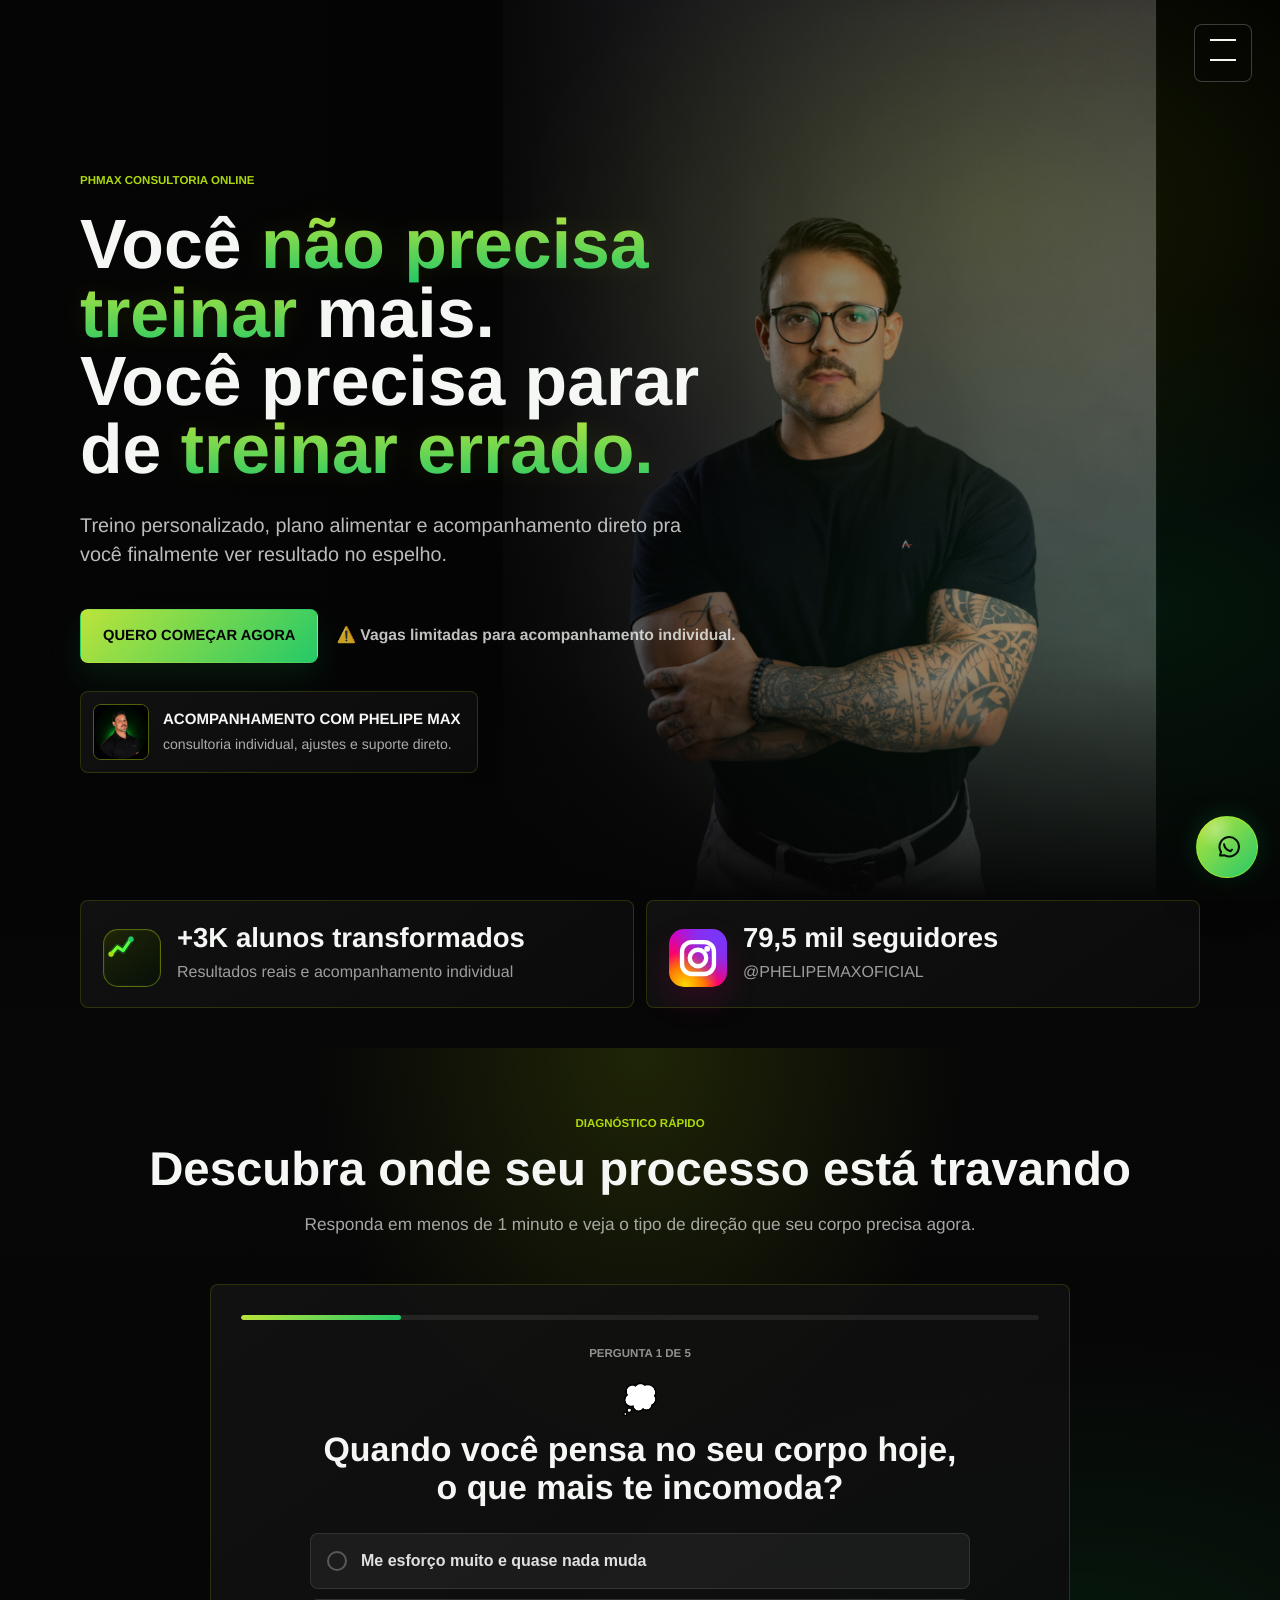
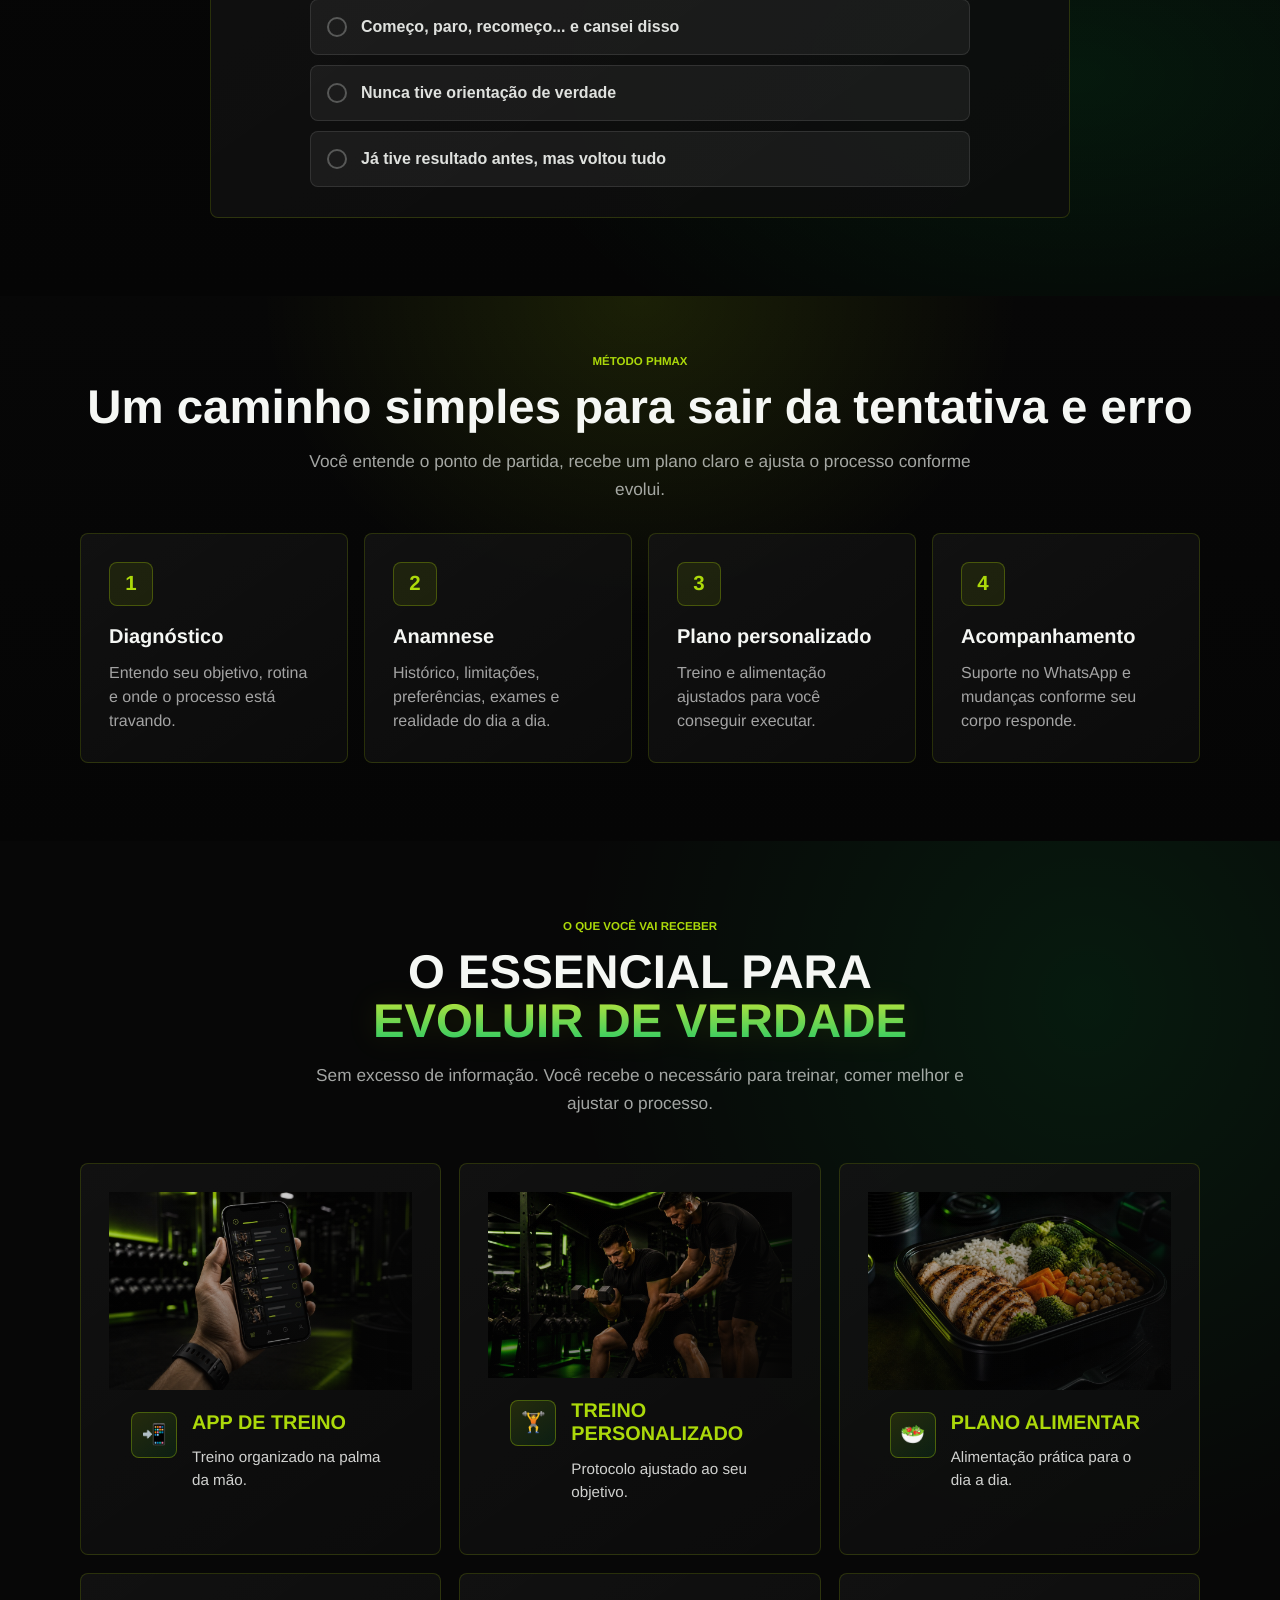
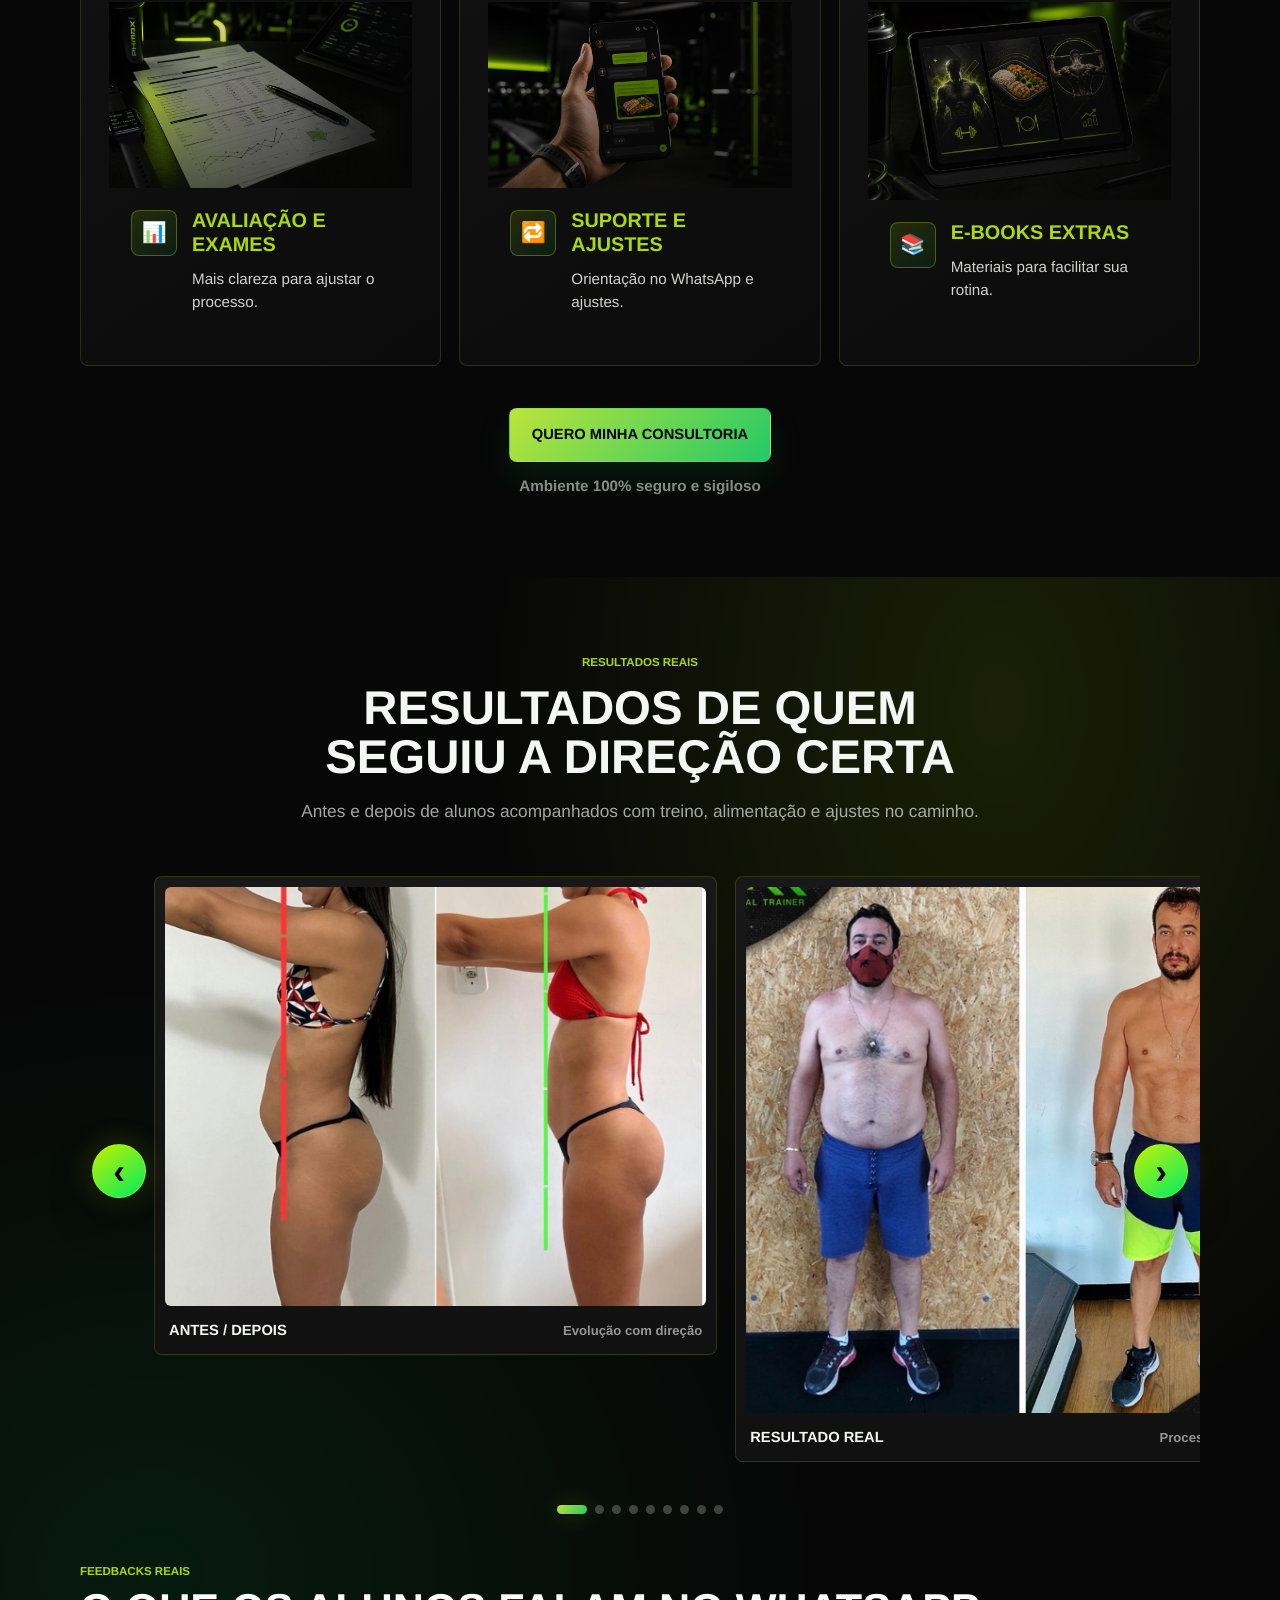
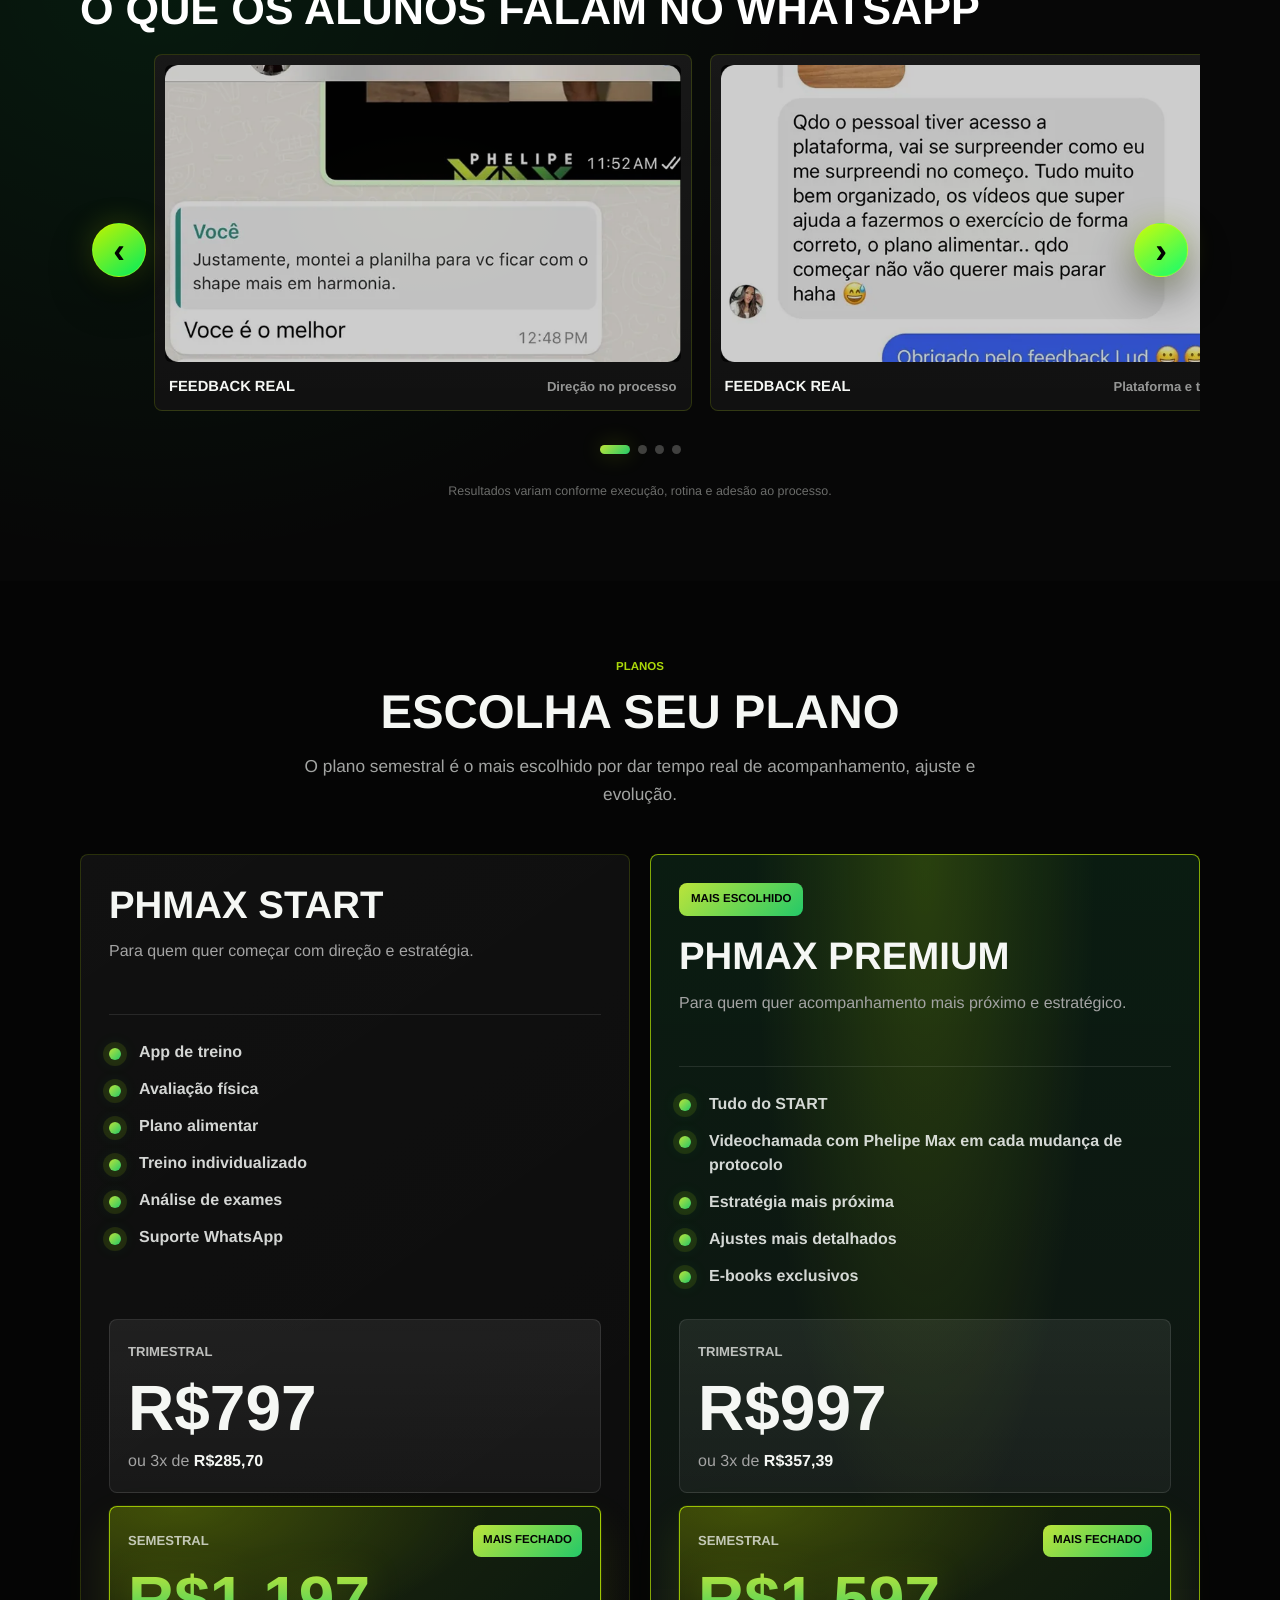
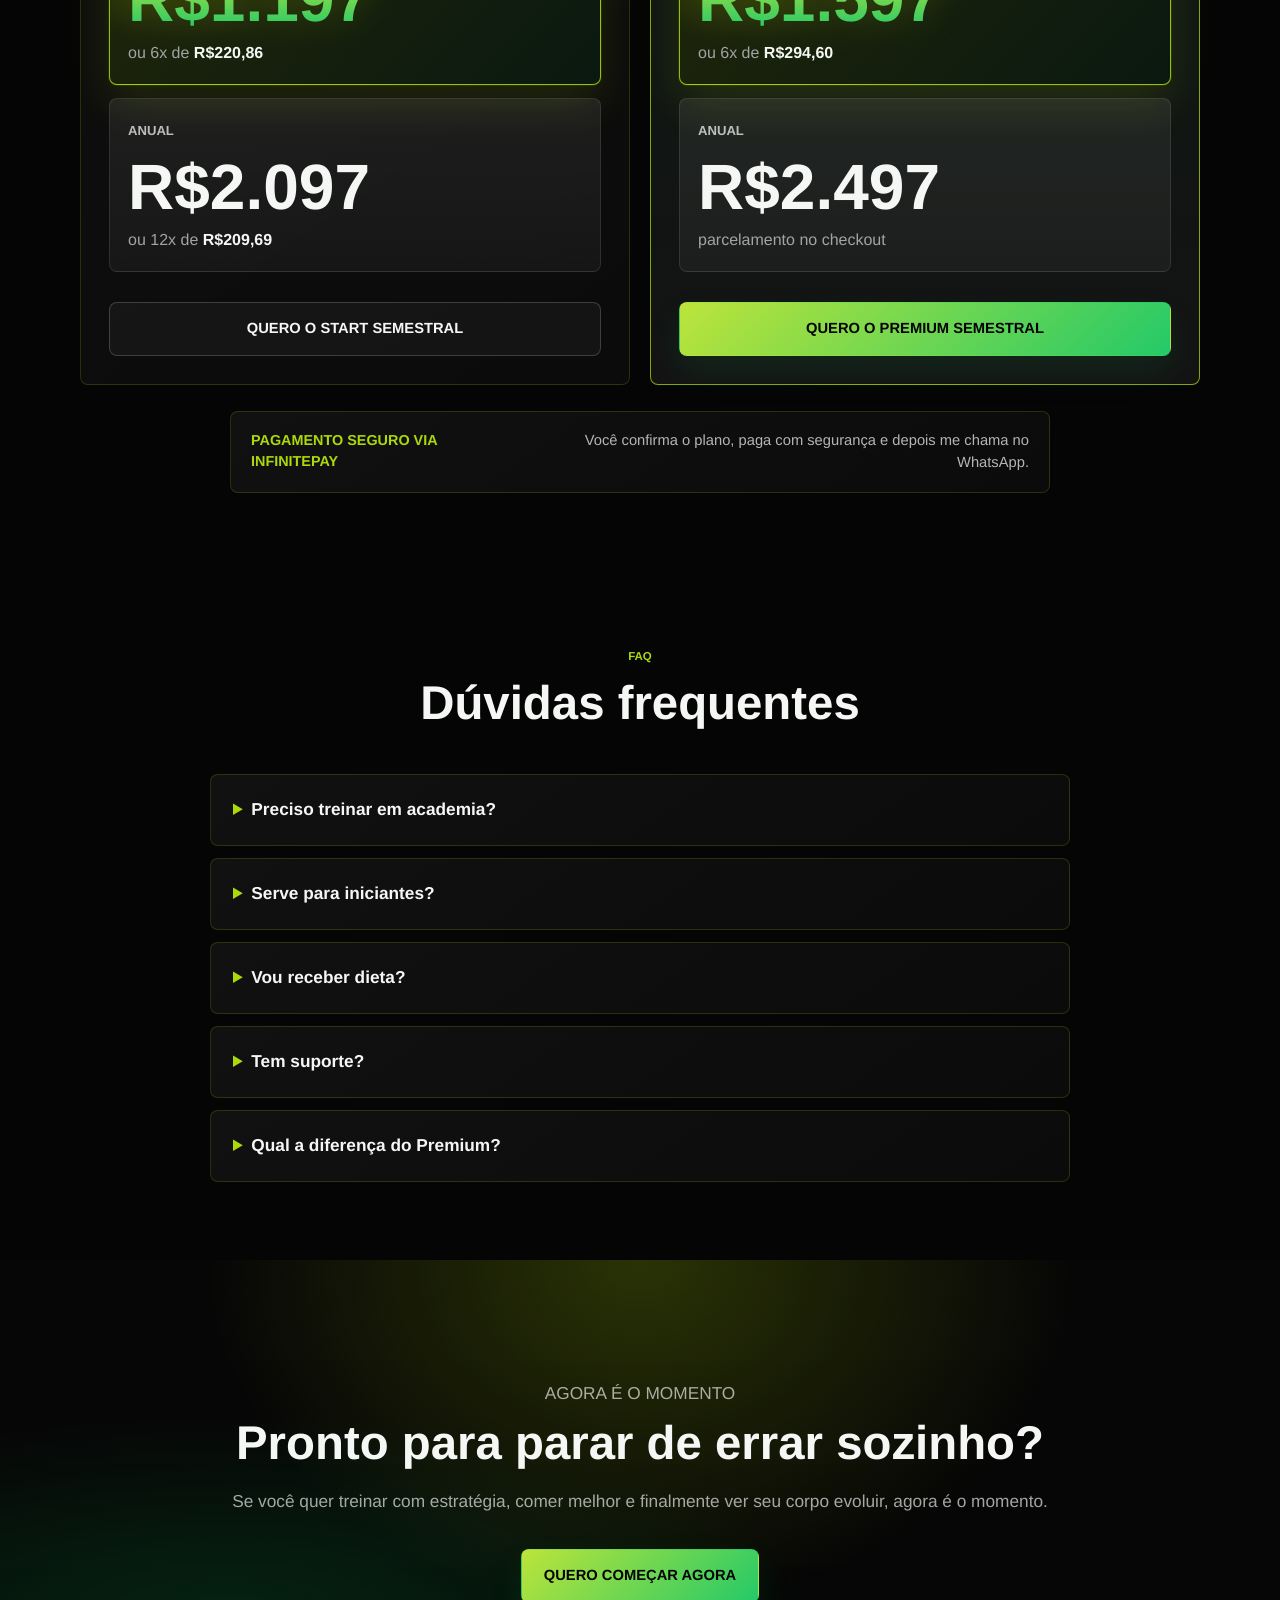
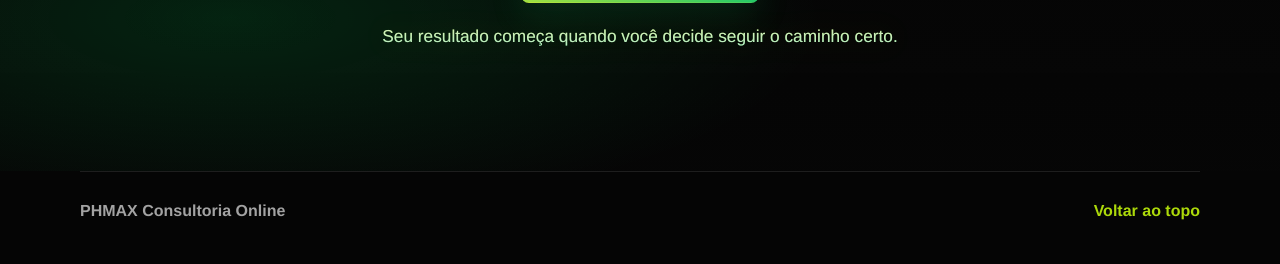
<file: index.html>
<!doctype html>
<html lang="pt-BR">
  <head>
    <meta charset="utf-8">
    <meta name="viewport" content="width=device-width, initial-scale=1">
    <meta
      name="description"
      content="PHMAX Consultoria Online: treino personalizado, plano alimentar e acompanhamento direto para evoluir com estratégia."
    >
    <title>PHMAX Consultoria Online</title>
    <link rel="preload" href="assets/phelipe/phelipe-hero-front.jpg" as="image">
    <link rel="stylesheet" href="styles.css?v=20260725-checkout-confirm">
  </head>
  <body>
    <header class="site-header" data-header>
      <button class="menu-toggle" type="button" data-menu-toggle aria-label="Abrir menu" aria-expanded="false">
        <span></span>
        <span></span>
      </button>

      <nav class="nav" data-nav aria-label="Navegação principal">
        <a href="#sobre">Diagnóstico</a>
        <a href="#beneficios">O que recebe</a>
        <a href="#resultados">Resultados</a>
        <a href="#planos">Planos</a>
        <a href="#faq">FAQ</a>
        <a class="nav-cta" href="#planos">Começar agora</a>
      </nav>
    </header>

    <main id="top">
      <section class="hero" aria-label="PHMAX Consultoria Online">
        <div class="hero-bg" aria-hidden="true"></div>
        <div class="hero-overlay" aria-hidden="true"></div>
        <div class="hero-content">
          <p class="eyebrow">PHMAX Consultoria Online</p>
          <h1>
            Você <strong>não precisa treinar</strong> mais.
            <span>Você precisa parar de <strong>treinar errado.</strong></span>
          </h1>
          <p class="hero-subtitle">
            Treino personalizado, plano alimentar e acompanhamento direto pra você finalmente ver resultado no espelho.
          </p>
          <div class="hero-actions">
            <a class="btn btn-primary" href="#sobre">Quero começar agora</a>
            <p class="urgency">⚠️ Vagas limitadas para acompanhamento individual.</p>
          </div>
          <div class="hero-flags" aria-label="Atendimento para Brasil, Estados Unidos e Espanha">
            <span title="Brasil">🇧🇷</span>
            <span title="Estados Unidos">🇺🇸</span>
            <span title="Espanha">🇪🇸</span>
          </div>
          <div class="hero-proof">
            <img src="assets/phelipe/phelipe-profile.jpg" alt="Phelipe Max, personal trainer" width="56" height="56">
            <p>
              <strong>Acompanhamento com Phelipe Max</strong>
              <span>consultoria individual, ajustes e suporte direto.</span>
            </p>
          </div>
        </div>
      </section>

      <section class="social-proof-strip" aria-label="Autoridade e prova social PHMAX">
        <div class="social-proof-inner">
          <div class="rating-proof">
            <span class="ph-seal proof-evolution-mark" aria-hidden="true">
              <svg viewBox="0 0 48 48" focusable="false">
                <defs>
                  <linearGradient id="accent-mark-gradient" x1="8" y1="10" x2="40" y2="38" gradientUnits="userSpaceOnUse">
                    <stop stop-color="#ccff00"/>
                    <stop offset="1" stop-color="#00ff66"/>
                  </linearGradient>
                </defs>
                <path class="mark-glow" d="M10 34L19 24L27 29L38 13"/>
                <path class="mark-line" d="M10 34L19 24L27 29L38 13"/>
                <circle class="mark-dot-start" cx="10" cy="34" r="3.7"/>
                <circle class="mark-dot-end" cx="38" cy="13" r="3.7"/>
              </svg>
            </span>
            <div>
              <strong>+3K alunos transformados</strong>
              <span>Resultados reais e acompanhamento individual</span>
            </div>
          </div>
          <div class="instagram-proof">
            <span class="instagram-icon" aria-hidden="true">
              <img src="assets/social/instagram-logo.svg" alt="" width="58" height="58">
            </span>
            <div>
              <strong>79,5 mil seguidores</strong>
              <span>@PHELIPEMAXOFICIAL</span>
            </div>
          </div>
        </div>
      </section>

      <section class="section diagnostic-section" id="sobre" data-diagnostic>
        <div class="section-heading center diagnostic-heading">
          <p class="section-kicker">Diagnóstico rápido</p>
          <h2>Descubra onde seu processo está travando</h2>
          <p>
            Responda em menos de 1 minuto e veja o tipo de direção que seu corpo precisa agora.
          </p>
        </div>

        <div class="diagnostic-card" aria-live="polite">
          <div class="diagnostic-progress" aria-hidden="true">
            <span data-diagnostic-progress></span>
          </div>

          <div data-diagnostic-quiz>
            <p class="diagnostic-step" data-diagnostic-step>Pergunta 1 de 5</p>
            <div class="diagnostic-icon" data-diagnostic-icon>💭</div>
            <h3 data-diagnostic-question>Quando você pensa no seu corpo hoje, o que mais te incomoda?</h3>
            <div class="diagnostic-options" data-diagnostic-options></div>
          </div>

          <div class="diagnostic-result" data-diagnostic-result hidden>
            <p class="result-kicker">Seu diagnóstico PHMAX</p>
            <h3>Esforço sem método</h3>
            <p>
              Você faz esforço, mas provavelmente está seguindo um plano que não foi feito para sua rotina,
              seu corpo e seu objetivo. O problema não é falta de vontade. É falta de direção.
            </p>
            <div class="diagnostic-need">
              <strong>O que você precisa</strong>
              <span>
                Diagnóstico, anamnese, treino, alimentação e ajustes para o plano trabalhar a favor do seu corpo.
              </span>
            </div>
            <div class="diagnostic-actions">
              <a class="btn btn-primary" href="#planos">Quero meu plano PHMAX</a>
              <button class="diagnostic-reset" type="button" data-diagnostic-reset>Refazer diagnóstico</button>
            </div>
          </div>
        </div>
      </section>

      <section class="section process-section" id="metodo">
        <div class="section-heading center">
          <p class="section-kicker">Método PHMAX</p>
          <h2>Um caminho simples para sair da tentativa e erro</h2>
          <p>
            Você entende o ponto de partida, recebe um plano claro e ajusta o processo conforme evolui.
          </p>
        </div>

        <div class="process-list">
          <article class="process-card">
            <span>1</span>
            <h3>Diagnóstico</h3>
            <p>Entendo seu objetivo, rotina e onde o processo está travando.</p>
          </article>
          <article class="process-card">
            <span>2</span>
            <h3>Anamnese</h3>
            <p>Histórico, limitações, preferências, exames e realidade do dia a dia.</p>
          </article>
          <article class="process-card">
            <span>3</span>
            <h3>Plano personalizado</h3>
            <p>Treino e alimentação ajustados para você conseguir executar.</p>
          </article>
          <article class="process-card">
            <span>4</span>
            <h3>Acompanhamento</h3>
            <p>Suporte no WhatsApp e mudanças conforme seu corpo responde.</p>
          </article>
        </div>
      </section>

      <section class="section benefits-section" id="beneficios">
        <div class="section-heading center">
          <p class="section-kicker">O que você vai receber</p>
          <h2 class="benefits-title">O ESSENCIAL PARA <span>EVOLUIR DE VERDADE</span></h2>
          <p>
            Sem excesso de informação. Você recebe o necessário para treinar, comer melhor e ajustar o processo.
          </p>
        </div>

        <div class="benefit-list">
          <article class="benefit-card">
            <div class="benefit-media">
              <img src="assets/benefits/app-treino.jpg" alt="Celular exibindo app de treino em ambiente de academia" loading="lazy">
            </div>
            <div class="benefit-content">
              <span class="card-icon">📲</span>
              <div>
                <h3>App de treino</h3>
                <p>Treino organizado na palma da mão.</p>
              </div>
            </div>
          </article>
          <article class="benefit-card">
            <div class="benefit-media">
              <img src="assets/benefits/treino-personalizado.jpg" alt="Professor orientando aluno durante treino com halteres" loading="lazy">
            </div>
            <div class="benefit-content">
              <span class="card-icon">🏋️</span>
              <div>
                <h3>Treino personalizado</h3>
                <p>Protocolo ajustado ao seu objetivo.</p>
              </div>
            </div>
          </article>
          <article class="benefit-card">
            <div class="benefit-media">
              <img src="assets/benefits/plano-alimentar.jpg" alt="Marmita fitness com frango, arroz e vegetais" loading="lazy">
            </div>
            <div class="benefit-content">
              <span class="card-icon">🥗</span>
              <div>
                <h3>Plano alimentar</h3>
                <p>Alimentação prática para o dia a dia.</p>
              </div>
            </div>
          </article>
          <article class="benefit-card">
            <div class="benefit-media">
              <img src="assets/benefits/analise-exames.jpg" alt="Exames e anotações analisados em uma mesa escura" loading="lazy">
            </div>
            <div class="benefit-content">
              <span class="card-icon">📊</span>
              <div>
                <h3>Avaliação e exames</h3>
                <p>Mais clareza para ajustar o processo.</p>
              </div>
            </div>
          </article>
          <article class="benefit-card">
            <div class="benefit-media">
              <img src="assets/benefits/suporte-whatsapp.jpg" alt="Celular com conversa de suporte em tela escura" loading="lazy">
            </div>
            <div class="benefit-content">
              <span class="card-icon">🔁</span>
              <div>
                <h3>Suporte e ajustes</h3>
                <p>Orientação no WhatsApp e ajustes.</p>
              </div>
            </div>
          </article>
          <article class="benefit-card">
            <div class="benefit-media">
              <img src="assets/benefits/ebooks-exclusivos.jpg" alt="Tablet exibindo e-books fitness digitais" loading="lazy">
            </div>
            <div class="benefit-content">
              <span class="card-icon">📚</span>
              <div>
                <h3>E-books extras</h3>
                <p>Materiais para facilitar sua rotina.</p>
              </div>
            </div>
          </article>
        </div>

        <div class="section-cta">
          <a class="btn btn-primary" href="#planos">Quero minha consultoria</a>
          <p class="secure-note">Ambiente 100% seguro e sigiloso</p>
        </div>
      </section>

      <section class="section results-section" id="resultados">
        <div class="section-heading center">
          <p class="section-kicker">Resultados reais</p>
          <h2>RESULTADOS DE QUEM SEGUIU A DIREÇÃO CERTA</h2>
          <p>
            Antes e depois de alunos acompanhados com treino, alimentação e ajustes no caminho.
          </p>
        </div>

        <div class="results-carousel" data-results-carousel>
          <button class="carousel-control is-prev" type="button" aria-label="Resultado anterior" data-results-prev>
            ‹
          </button>
          <div class="results-viewport" tabindex="0" aria-label="Carrossel de resultados reais" data-results-viewport>
            <div class="results-track" data-results-track>
              <article class="result-card">
                <img src="assets/results/resultado-01.jpg" alt="Antes e depois de aluna acompanhada pela PHMAX" width="1320" height="1023" loading="lazy">
                <div class="result-caption">
                  <strong>Antes / Depois</strong>
                  <span>Evolução com direção</span>
                </div>
              </article>
              <article class="result-card">
                <img src="assets/results/resultado-03.jpg" alt="Antes e depois de aluno acompanhado pela PHMAX" width="1147" height="1115" loading="lazy">
                <div class="result-caption">
                  <strong>Resultado real</strong>
                  <span>Processo individual</span>
                </div>
              </article>
              <article class="result-card">
                <img src="assets/results/resultado-05.jpg" alt="Transformação corporal de aluna acompanhada pela PHMAX" width="1320" height="1249" loading="lazy">
                <div class="result-caption">
                  <strong>Transformação</strong>
                  <span>Treino e estratégia</span>
                </div>
              </article>
              <article class="result-card">
                <img src="assets/results/resultado-02.jpg" alt="Antes e depois de aluna em avaliação lateral" width="984" height="858" loading="lazy">
                <div class="result-caption">
                  <strong>Consistência</strong>
                  <span>Acompanhamento PHMAX</span>
                </div>
              </article>
              <article class="result-card">
                <img src="assets/results/resultado-04.jpg" alt="Antes e depois de aluno em avaliação lateral na academia" width="1207" height="959" loading="lazy">
                <div class="result-caption">
                  <strong>Evolução</strong>
                  <span>Plano ajustado</span>
                </div>
              </article>
              <article class="result-card">
                <img src="assets/results/resultado-06.jpg" alt="Antes e depois de aluno em avaliação lateral" width="1005" height="996" loading="lazy">
                <div class="result-caption">
                  <strong>Direção</strong>
                  <span>Processo acompanhado</span>
                </div>
              </article>
              <article class="result-card">
                <img src="assets/results/resultado-07.jpg" alt="Antes e depois de aluno com mudança corporal lateral" width="1320" height="1046" loading="lazy">
                <div class="result-caption">
                  <strong>Resultado real</strong>
                  <span>Treino personalizado</span>
                </div>
              </article>
              <article class="result-card">
                <img src="assets/results/resultado-08.jpg" alt="Antes e depois de aluna em avaliação posterior lateral" width="1209" height="1154" loading="lazy">
                <div class="result-caption">
                  <strong>Construção</strong>
                  <span>Estratégia e constância</span>
                </div>
              </article>
              <article class="result-card">
                <img src="assets/results/resultado-09.jpg" alt="Antes e depois de aluna em avaliação frontal" width="1320" height="1138" loading="lazy">
                <div class="result-caption">
                  <strong>Acompanhamento</strong>
                  <span>Corpo respondendo</span>
                </div>
              </article>
            </div>
          </div>
          <button class="carousel-control is-next" type="button" aria-label="Próximo resultado" data-results-next>
            ›
          </button>
          <div class="results-dots" aria-label="Navegação dos resultados" data-results-dots></div>
        </div>

        <div class="testimonial-heading">
          <p class="section-kicker">Feedbacks reais</p>
          <h3>O QUE OS ALUNOS FALAM NO WHATSAPP</h3>
        </div>

        <div class="results-carousel testimonial-carousel" data-testimonials-carousel>
          <button class="carousel-control is-prev" type="button" aria-label="Feedback anterior" data-testimonials-prev>
            ‹
          </button>
          <div class="results-viewport testimonial-viewport" tabindex="0" aria-label="Carrossel de feedbacks reais" data-testimonials-viewport>
            <div class="results-track testimonial-track" data-testimonials-track>
              <article class="result-card testimonial-card">
                <img src="assets/testimonials/depoimento-01.webp" alt="Print de feedback de aluno no WhatsApp" width="739" height="425" loading="lazy">
                <div class="result-caption">
                  <strong>Feedback real</strong>
                  <span>Direção no processo</span>
                </div>
              </article>
              <article class="result-card testimonial-card">
                <img src="assets/testimonials/depoimento-02.webp" alt="Print de feedback de aluna sobre plataforma, vídeos e plano alimentar" width="739" height="425" loading="lazy">
                <div class="result-caption">
                  <strong>Feedback real</strong>
                  <span>Plataforma e treino</span>
                </div>
              </article>
              <article class="result-card testimonial-card">
                <img src="assets/testimonials/depoimento-03-redigido.png" alt="Print de feedback de aluno após primeira semana de treino" width="739" height="425" loading="lazy">
                <div class="result-caption">
                  <strong>Feedback real</strong>
                  <span>Treino intenso</span>
                </div>
              </article>
              <article class="result-card testimonial-card">
                <img src="assets/testimonials/depoimento-04.webp" alt="Print de feedback de aluna após ver evolução corporal" width="739" height="425" loading="lazy">
                <div class="result-caption">
                  <strong>Feedback real</strong>
                  <span>Evolução percebida</span>
                </div>
              </article>
            </div>
          </div>
          <button class="carousel-control is-next" type="button" aria-label="Próximo feedback" data-testimonials-next>
            ›
          </button>
          <div class="results-dots" aria-label="Navegação dos feedbacks" data-testimonials-dots></div>
        </div>

        <div class="results-note">
          <span>Resultados variam conforme execução, rotina e adesão ao processo.</span>
        </div>
      </section>

      <section class="section plans-section" id="planos">
        <div class="section-heading center">
          <p class="section-kicker">Planos</p>
          <h2>ESCOLHA SEU PLANO</h2>
          <p>
            O plano semestral é o mais escolhido por dar tempo real de acompanhamento, ajuste e evolução.
          </p>
        </div>

        <div class="plans-grid">
          <article class="plan-card">
            <div class="plan-top">
              <h3>PHMAX START</h3>
              <p>Para quem quer começar com direção e estratégia.</p>
            </div>
            <ul class="plan-list">
              <li>App de treino</li>
              <li>Avaliação física</li>
              <li>Plano alimentar</li>
              <li>Treino individualizado</li>
              <li>Análise de exames</li>
              <li>Suporte WhatsApp</li>
            </ul>
            <div class="price-options" aria-label="Valores do plano PHMAX START">
              <a class="price-option" href="confirmar-plano.html?plano=start-trimestral">
                <div class="price-label">
                  <span>Trimestral</span>
                </div>
                <strong class="price-total">R$797</strong>
                <p class="price-installment">ou 3x de <b>R$285,70</b></p>
              </a>
              <a class="price-option is-best" href="confirmar-plano.html?plano=start-semestral">
                <div class="price-label">
                  <span>Semestral</span>
                  <em>Mais fechado</em>
                </div>
                <strong class="price-total">R$1.197</strong>
                <p class="price-installment">ou 6x de <b>R$220,86</b></p>
              </a>
              <a class="price-option" href="confirmar-plano.html?plano=start-anual">
                <div class="price-label">
                  <span>Anual</span>
                </div>
                <strong class="price-total">R$2.097</strong>
                <p class="price-installment">ou 12x de <b>R$209,69</b></p>
              </a>
            </div>
            <a class="btn btn-outline" href="confirmar-plano.html?plano=start-semestral">Quero o Start semestral</a>
          </article>

          <article class="plan-card featured">
            <div class="popular-badge">Mais escolhido</div>
            <div class="plan-top">
              <h3>PHMAX PREMIUM</h3>
              <p>Para quem quer acompanhamento mais próximo e estratégico.</p>
            </div>
            <ul class="plan-list">
              <li>Tudo do START</li>
              <li>Videochamada com Phelipe Max em cada mudança de protocolo</li>
              <li>Estratégia mais próxima</li>
              <li>Ajustes mais detalhados</li>
              <li>E-books exclusivos</li>
            </ul>
            <div class="price-options" aria-label="Valores do plano PHMAX PREMIUM">
              <a class="price-option" href="confirmar-plano.html?plano=premium-trimestral">
                <div class="price-label">
                  <span>Trimestral</span>
                </div>
                <strong class="price-total">R$997</strong>
                <p class="price-installment">ou 3x de <b>R$357,39</b></p>
              </a>
              <a class="price-option is-best" href="confirmar-plano.html?plano=premium-semestral">
                <div class="price-label">
                  <span>Semestral</span>
                  <em>Mais fechado</em>
                </div>
                <strong class="price-total">R$1.597</strong>
                <p class="price-installment">ou 6x de <b>R$294,60</b></p>
              </a>
              <a class="price-option" href="confirmar-plano.html?plano=premium-anual">
                <div class="price-label">
                  <span>Anual</span>
                </div>
                <strong class="price-total">R$2.497</strong>
                <p class="price-installment">parcelamento no checkout</p>
              </a>
            </div>
            <a class="btn btn-primary" href="confirmar-plano.html?plano=premium-semestral">Quero o Premium semestral</a>
          </article>
        </div>

        <div class="payment-safe-note">
          <strong>Pagamento seguro via InfinitePay</strong>
          <span>Você confirma o plano, paga com segurança e depois me chama no WhatsApp.</span>
        </div>
      </section>

      <section class="section faq-section" id="faq">
        <div class="section-heading center">
          <p class="section-kicker">FAQ</p>
          <h2>Dúvidas frequentes</h2>
        </div>

        <div class="faq-list">
          <details>
            <summary>Preciso treinar em academia?</summary>
            <p>Não necessariamente. O treino é ajustado conforme sua realidade.</p>
          </details>
          <details>
            <summary>Serve para iniciantes?</summary>
            <p>Sim. O plano é feito de acordo com seu nível.</p>
          </details>
          <details>
            <summary>Vou receber dieta?</summary>
            <p>Sim. Você recebe um plano alimentar simples e fácil de seguir.</p>
          </details>
          <details>
            <summary>Tem suporte?</summary>
            <p>Sim. O suporte acontece pelo WhatsApp.</p>
          </details>
          <details>
            <summary>Qual a diferença do Premium?</summary>
            <p>O Premium inclui videochamada com Phelipe Max em toda mudança de protocolo.</p>
          </details>
        </div>
      </section>

      <section class="final-cta" id="cta-final">
        <div class="final-cta-inner">
          <p class="section-kicker">Agora é o momento</p>
          <h2>Pronto para parar de errar sozinho?</h2>
          <p>
            Se você quer treinar com estratégia, comer melhor e finalmente ver seu corpo evoluir,
            agora é o momento.
          </p>
          <a class="btn btn-primary" href="#planos">Quero começar agora</a>
          <p class="final-note">Seu resultado começa quando você decide seguir o caminho certo.</p>
        </div>
      </section>
    </main>

    <footer class="site-footer">
      <p>PHMAX Consultoria Online</p>
      <a href="#top">Voltar ao topo</a>
    </footer>

    <a class="mobile-sticky-cta" href="#planos" aria-label="Ir para os planos da consultoria">
      Quero começar agora
    </a>

    <a
      class="whatsapp-float"
      href="https://wa.me/message/6XQNUT3237WTF1"
      target="_blank"
      rel="noopener noreferrer"
      aria-label="Falar no WhatsApp"
    >
      <svg viewBox="0 0 48 48" aria-hidden="true">
        <path d="M12.4 36.3 14 30.8a15 15 0 1 1 5.7 5.3Z"/>
        <path d="M18.7 19.2c.6 5 4.6 9.1 9.8 10.7l2.5-2.6"/>
      </svg>
    </a>

    <script src="script.js?v=20260725-checkout-confirm"></script>
  </body>
</html>
</file>
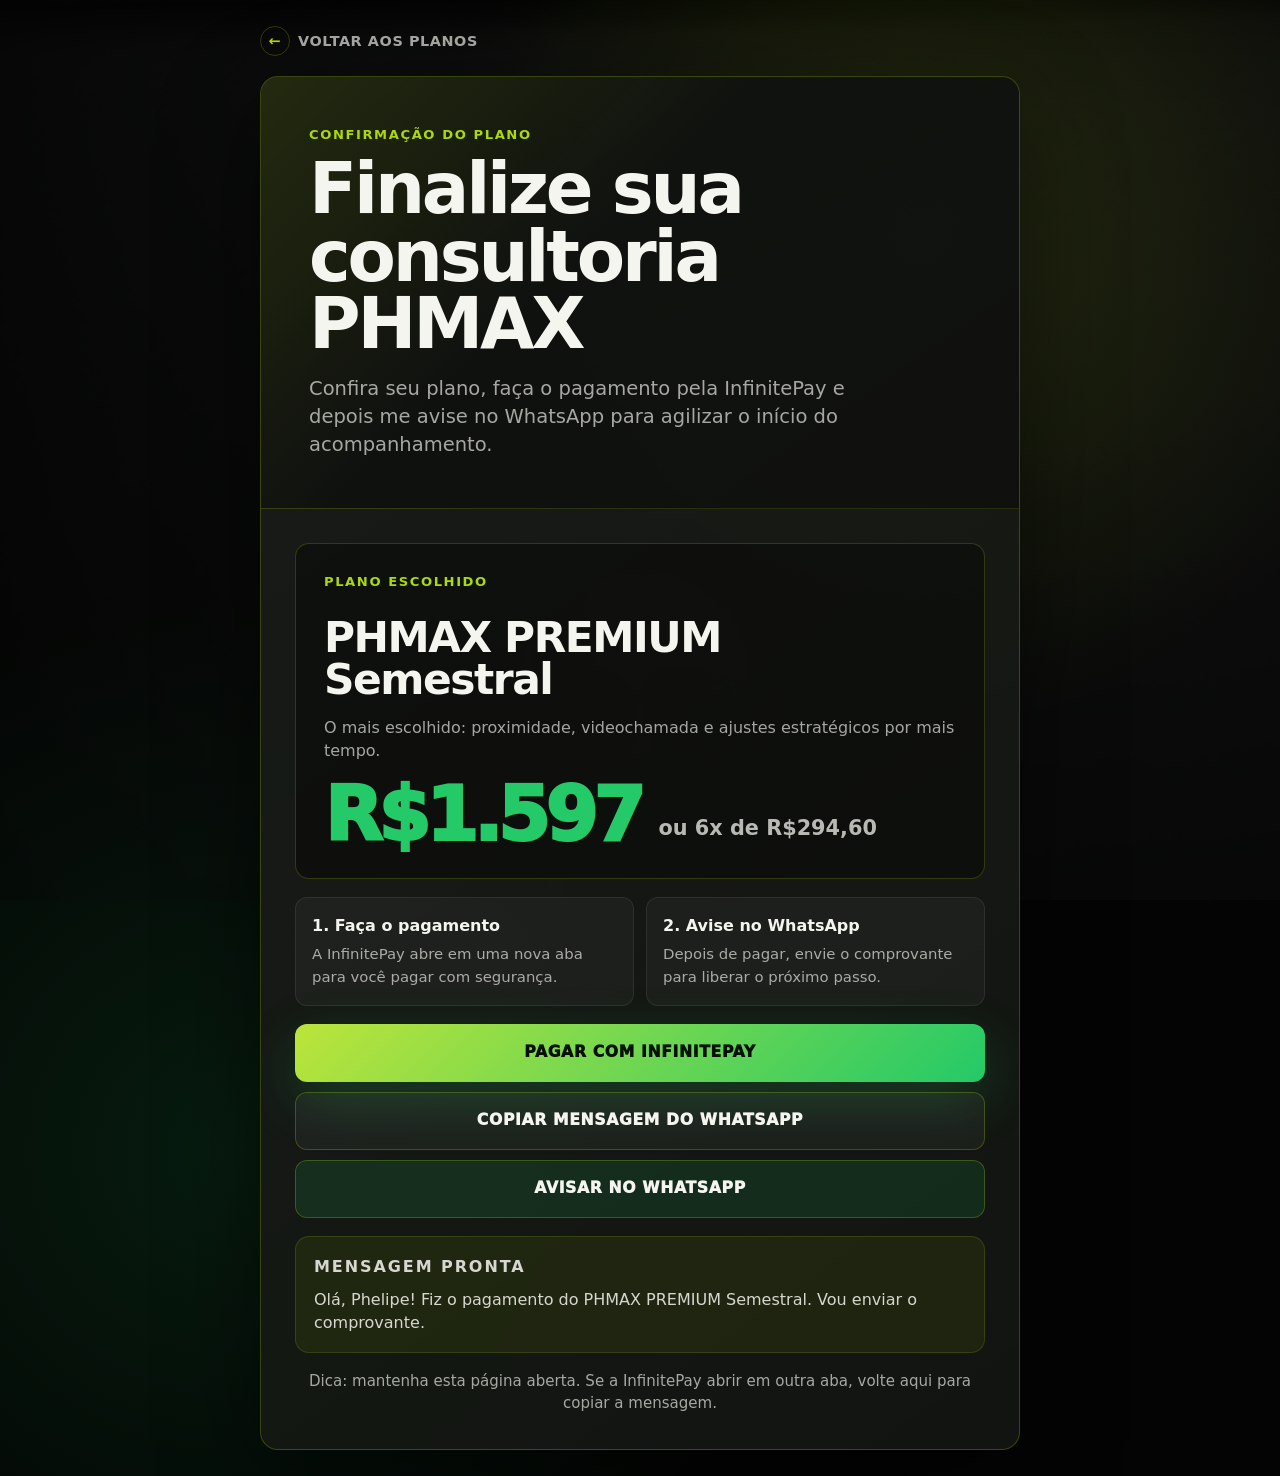
<file: confirmar-plano.html>
<!doctype html>
<html lang="pt-BR">
  <head>
    <meta charset="utf-8">
    <meta name="viewport" content="width=device-width, initial-scale=1">
    <meta
      name="description"
      content="Confirme seu plano PHMAX, faça o pagamento pela InfinitePay e envie o comprovante pelo WhatsApp."
    >
    <title>Confirmar Plano | PHMAX</title>
    <style>
      :root {
        --bg: #030403;
        --panel: rgba(14, 17, 13, 0.92);
        --panel-soft: rgba(172, 217, 10, 0.08);
        --line: rgba(172, 217, 10, 0.24);
        --text: #f5f5ef;
        --muted: rgba(245, 245, 239, 0.66);
        --green: #acd90a;
        --neon: #24c968;
        --gradient: linear-gradient(135deg, #bce43a 0%, #24c968 100%);
        color-scheme: dark;
      }

      * {
        box-sizing: border-box;
      }

      html {
        min-height: 100%;
        scroll-behavior: smooth;
      }

      body {
        min-height: 100%;
        margin: 0;
        overflow-x: hidden;
        background:
          radial-gradient(circle at 72% 16%, rgba(172, 217, 10, 0.16), transparent 32%),
          radial-gradient(circle at 18% 78%, rgba(36, 201, 104, 0.12), transparent 36%),
          var(--bg);
        color: var(--text);
        font-family: Inter, ui-sans-serif, system-ui, -apple-system, BlinkMacSystemFont, "Segoe UI", sans-serif;
        line-height: 1.45;
      }

      body::before {
        position: fixed;
        inset: 0;
        z-index: -1;
        background:
          linear-gradient(180deg, rgba(0, 0, 0, 0.1), rgba(0, 0, 0, 0.72)),
          url("assets/phelipe/phelipe-hero-front.jpg") center top / cover;
        content: "";
        filter: saturate(0.86);
        opacity: 0.18;
      }

      a {
        color: inherit;
        text-decoration: none;
      }

      .page {
        display: grid;
        min-height: 100vh;
        padding: 26px 18px;
        place-items: center;
      }

      .checkout-shell {
        width: min(100%, 760px);
        min-width: 0;
      }

      .top-link {
        display: inline-flex;
        align-items: center;
        gap: 8px;
        margin-bottom: 20px;
        color: var(--muted);
        font-size: 0.9rem;
        font-weight: 700;
        letter-spacing: 0.04em;
        text-transform: uppercase;
      }

      .top-link span {
        display: grid;
        width: 30px;
        height: 30px;
        place-items: center;
        border: 1px solid var(--line);
        border-radius: 999px;
        color: var(--green);
      }

      .checkout-card {
        overflow: hidden;
        min-width: 0;
        border: 1px solid var(--line);
        border-radius: 18px;
        background:
          linear-gradient(145deg, rgba(255, 255, 255, 0.055), rgba(255, 255, 255, 0.018)),
          var(--panel);
        box-shadow: 0 30px 100px rgba(0, 0, 0, 0.48);
      }

      .checkout-hero {
        min-width: 0;
        padding: clamp(26px, 5vw, 48px);
        border-bottom: 1px solid rgba(172, 217, 10, 0.14);
        background:
          linear-gradient(135deg, rgba(172, 217, 10, 0.12), transparent 42%),
          rgba(0, 0, 0, 0.34);
      }

      .kicker,
      .mini-label {
        margin: 0 0 12px;
        color: var(--green);
        font-size: 0.82rem;
        font-weight: 900;
        letter-spacing: 0.12em;
        text-transform: uppercase;
      }

      h1,
      h2,
      p {
        margin-top: 0;
      }

      h1 {
        max-width: 620px;
        margin-bottom: 16px;
        font-size: clamp(2.25rem, 8vw, 4.4rem);
        line-height: 0.96;
        letter-spacing: -0.045em;
        overflow-wrap: break-word;
      }

      .lead {
        max-width: 560px;
        margin-bottom: 0;
        color: var(--muted);
        font-size: clamp(1rem, 2.4vw, 1.22rem);
      }

      .checkout-body {
        display: grid;
        min-width: 0;
        gap: 18px;
        padding: clamp(18px, 4vw, 34px);
      }

      .summary {
        display: grid;
        min-width: 0;
        gap: 20px;
        padding: clamp(18px, 4vw, 28px);
        border: 1px solid rgba(172, 217, 10, 0.22);
        border-radius: 14px;
        background: rgba(0, 0, 0, 0.34);
      }

      .summary-top {
        display: grid;
        gap: 14px;
      }

      .plan-name {
        margin: 0;
        font-size: clamp(1.55rem, 6vw, 2.65rem);
        line-height: 1;
        letter-spacing: -0.035em;
        overflow-wrap: break-word;
      }

      .plan-description {
        margin: 0;
        color: var(--muted);
        font-size: 1rem;
      }

      .price-row {
        display: flex;
        flex-wrap: wrap;
        align-items: flex-end;
        gap: 10px 18px;
      }

      .price {
        color: var(--neon);
        font-size: clamp(2.5rem, 10vw, 4.7rem);
        font-weight: 950;
        line-height: 0.9;
        letter-spacing: -0.06em;
      }

      .installment {
        padding-bottom: 6px;
        color: rgba(245, 245, 239, 0.74);
        font-size: clamp(1rem, 3vw, 1.3rem);
        font-weight: 800;
      }

      .steps {
        display: grid;
        grid-template-columns: repeat(2, minmax(0, 1fr));
        gap: 12px;
      }

      .step {
        padding: 16px;
        border: 1px solid rgba(255, 255, 255, 0.08);
        border-radius: 12px;
        background: rgba(255, 255, 255, 0.035);
      }

      .step strong {
        display: block;
        margin-bottom: 5px;
        font-size: 1rem;
      }

      .step span {
        color: var(--muted);
        font-size: 0.93rem;
      }

      .actions {
        display: grid;
        gap: 10px;
      }

      .btn {
        display: inline-flex;
        min-height: 58px;
        align-items: center;
        justify-content: center;
        gap: 10px;
        border: 0;
        border-radius: 12px;
        cursor: pointer;
        font: inherit;
        font-size: 0.98rem;
        font-weight: 950;
        letter-spacing: 0.04em;
        text-align: center;
        text-transform: uppercase;
        transition: transform 0.2s ease, box-shadow 0.2s ease, border-color 0.2s ease;
      }

      .btn:hover {
        transform: translateY(-1px);
      }

      .btn-primary {
        background: var(--gradient);
        color: #061006;
        box-shadow: 0 18px 54px rgba(36, 201, 104, 0.22);
      }

      .btn-secondary,
      .btn-whatsapp {
        border: 1px solid rgba(172, 217, 10, 0.26);
        background: rgba(255, 255, 255, 0.045);
        color: var(--text);
      }

      .btn-whatsapp {
        background: rgba(36, 201, 104, 0.12);
      }

      .message-box {
        display: grid;
        gap: 10px;
        padding: 18px;
        border: 1px solid rgba(172, 217, 10, 0.16);
        border-radius: 14px;
        background: var(--panel-soft);
      }

      .message-box p {
        margin: 0;
        color: rgba(245, 245, 239, 0.86);
        font-size: 1rem;
      }

      .note {
        margin: 0;
        color: var(--muted);
        font-size: 0.94rem;
        text-align: center;
      }

      .toast {
        position: fixed;
        right: 18px;
        bottom: 18px;
        z-index: 3;
        max-width: min(360px, calc(100vw - 36px));
        padding: 14px 16px;
        border: 1px solid rgba(172, 217, 10, 0.32);
        border-radius: 999px;
        background: rgba(5, 8, 5, 0.92);
        color: var(--text);
        font-size: 0.92rem;
        font-weight: 800;
        opacity: 0;
        transform: translateY(14px);
        transition: opacity 0.2s ease, transform 0.2s ease;
        pointer-events: none;
      }

      .toast.is-visible {
        opacity: 1;
        transform: translateY(0);
      }

      @media (max-width: 620px) {
        .page {
          align-items: start;
          padding: 18px 12px 28px;
        }

        .top-link {
          max-width: 100%;
          font-size: 0.78rem;
          letter-spacing: 0.035em;
          white-space: normal;
        }

        .checkout-card {
          border-radius: 16px;
        }

        .checkout-hero {
          padding: 26px 18px;
        }

        h1 {
          font-size: clamp(2rem, 10vw, 2.45rem);
          letter-spacing: -0.035em;
        }

        .lead {
          font-size: 1rem;
        }

        .checkout-body {
          padding: 16px;
        }

        .summary {
          padding: 18px;
        }

        .plan-name {
          font-size: clamp(1.6rem, 8vw, 2.08rem);
        }

        .price {
          font-size: clamp(2.5rem, 14vw, 3.25rem);
        }

        .installment {
          font-size: 1rem;
        }

        .steps {
          grid-template-columns: 1fr;
        }

        .btn {
          min-height: 56px;
          border-radius: 10px;
          font-size: 0.9rem;
        }
      }
    </style>
  </head>
  <body>
    <main class="page">
      <div class="checkout-shell">
        <a class="top-link" href="index.html#planos">
          <span aria-hidden="true">←</span>
          Voltar aos planos
        </a>

        <section class="checkout-card" aria-labelledby="page-title">
          <div class="checkout-hero">
            <p class="kicker">Confirmação do plano</p>
            <h1 id="page-title">Finalize sua consultoria PHMAX</h1>
            <p class="lead">
              Confira seu plano, faça o pagamento pela InfinitePay e depois me avise no WhatsApp
              para agilizar o início do acompanhamento.
            </p>
          </div>

          <div class="checkout-body">
            <article class="summary">
              <div class="summary-top">
                <p class="mini-label">Plano escolhido</p>
                <h2 class="plan-name" data-plan-name>PHMAX PREMIUM Semestral</h2>
                <p class="plan-description" data-plan-description>
                  Acompanhamento mais próximo, com videochamada nas mudanças de protocolo.
                </p>
              </div>

              <div class="price-row">
                <strong class="price" data-plan-price>R$1.597</strong>
                <span class="installment" data-plan-installment>ou 6x de R$294,60</span>
              </div>
            </article>

            <div class="steps" aria-label="Como finalizar">
              <div class="step">
                <strong>1. Faça o pagamento</strong>
                <span>A InfinitePay abre em uma nova aba para você pagar com segurança.</span>
              </div>
              <div class="step">
                <strong>2. Avise no WhatsApp</strong>
                <span>Depois de pagar, envie o comprovante para liberar o próximo passo.</span>
              </div>
            </div>

            <div class="actions">
              <a class="btn btn-primary" data-payment-link href="#" target="_blank" rel="noopener noreferrer">
                Pagar com InfinitePay
              </a>
              <button class="btn btn-secondary" type="button" data-copy-message>
                Copiar mensagem do WhatsApp
              </button>
              <a class="btn btn-whatsapp" data-whatsapp-link href="https://wa.me/message/6XQNUT3237WTF1" target="_blank" rel="noopener noreferrer">
                Avisar no WhatsApp
              </a>
            </div>

            <div class="message-box" aria-label="Mensagem sugerida para WhatsApp">
              <p class="mini-label">Mensagem pronta</p>
              <p data-message-text>
                Olá, Phelipe! Fiz o pagamento do PHMAX PREMIUM Semestral. Vou enviar o comprovante.
              </p>
            </div>

            <p class="note">
              Dica: mantenha esta página aberta. Se a InfinitePay abrir em outra aba, volte aqui para copiar a mensagem.
            </p>
          </div>
        </section>
      </div>
    </main>

    <div class="toast" data-toast>Mensagem copiada.</div>

    <script>
      const plans = {
        "start-trimestral": {
          name: "PHMAX START Trimestral",
          description: "Para começar com direção: treino, plano alimentar, avaliação e suporte.",
          price: "R$797",
          installment: "ou 3x de R$285,70",
          paymentUrl: "https://link.infinitepay.io/phelipepersonal/VC1D-16HzrZ8x9w-797,00",
        },
        "start-semestral": {
          name: "PHMAX START Semestral",
          description: "Mais tempo de acompanhamento para ajustar treino, alimentação e evolução.",
          price: "R$1.197",
          installment: "ou 6x de R$220,86",
          paymentUrl: "https://link.infinitepay.io/phelipepersonal/VC1D-KAXPL9fZW1-1197,00",
        },
        "start-anual": {
          name: "PHMAX START Anual",
          description: "Um ciclo completo de direção, ajustes e acompanhamento para evoluir com constância.",
          price: "R$2.097",
          installment: "ou 12x de R$209,69",
          paymentUrl: "https://link.infinitepay.io/phelipepersonal/VC1D-U0YdnBKHOm-2097,00",
        },
        "premium-trimestral": {
          name: "PHMAX PREMIUM Trimestral",
          description: "Acompanhamento mais próximo, com videochamada nas mudanças de protocolo.",
          price: "R$997",
          installment: "ou 3x de R$357,39",
          paymentUrl: "https://link.infinitepay.io/phelipepersonal/VC1D-oeTIXw7qZ6-997,00",
        },
        "premium-semestral": {
          name: "PHMAX PREMIUM Semestral",
          description: "O mais escolhido: proximidade, videochamada e ajustes estratégicos por mais tempo.",
          price: "R$1.597",
          installment: "ou 6x de R$294,60",
          paymentUrl: "https://link.infinitepay.io/phelipepersonal/VC1D-Uq8nX2gr2I-1597,00",
        },
        "premium-anual": {
          name: "PHMAX PREMIUM Anual",
          description: "Acompanhamento premium em um ciclo longo, com mais profundidade e continuidade.",
          price: "R$2.497",
          installment: "parcelamento no checkout",
          paymentUrl: "https://link.infinitepay.io/phelipepersonal/VC1D-VD9IBSc99A-2497,00",
        },
      };

      const params = new URLSearchParams(window.location.search);
      const planKey = params.get("plano") || "premium-semestral";
      const selectedPlan = plans[planKey] || plans["premium-semestral"];
      const message = `Olá, Phelipe! Fiz o pagamento do ${selectedPlan.name}. Vou enviar o comprovante.`;

      const planName = document.querySelector("[data-plan-name]");
      const planDescription = document.querySelector("[data-plan-description]");
      const planPrice = document.querySelector("[data-plan-price]");
      const planInstallment = document.querySelector("[data-plan-installment]");
      const paymentLink = document.querySelector("[data-payment-link]");
      const whatsappLink = document.querySelector("[data-whatsapp-link]");
      const messageText = document.querySelector("[data-message-text]");
      const copyButton = document.querySelector("[data-copy-message]");
      const toast = document.querySelector("[data-toast]");

      planName.textContent = selectedPlan.name;
      planDescription.textContent = selectedPlan.description;
      planPrice.textContent = selectedPlan.price;
      planInstallment.textContent = selectedPlan.installment;
      paymentLink.href = selectedPlan.paymentUrl;
      messageText.textContent = message;
      whatsappLink.href = `https://wa.me/message/6XQNUT3237WTF1?text=${encodeURIComponent(message)}`;

      function showToast(text) {
        toast.textContent = text;
        toast.classList.add("is-visible");

        window.setTimeout(() => {
          toast.classList.remove("is-visible");
        }, 2600);
      }

      copyButton.addEventListener("click", async () => {
        try {
          await navigator.clipboard.writeText(message);
          showToast("Mensagem copiada.");
        } catch (error) {
          showToast("Selecione e copie a mensagem abaixo.");
        }
      });
    </script>
  </body>
</html>
</file>
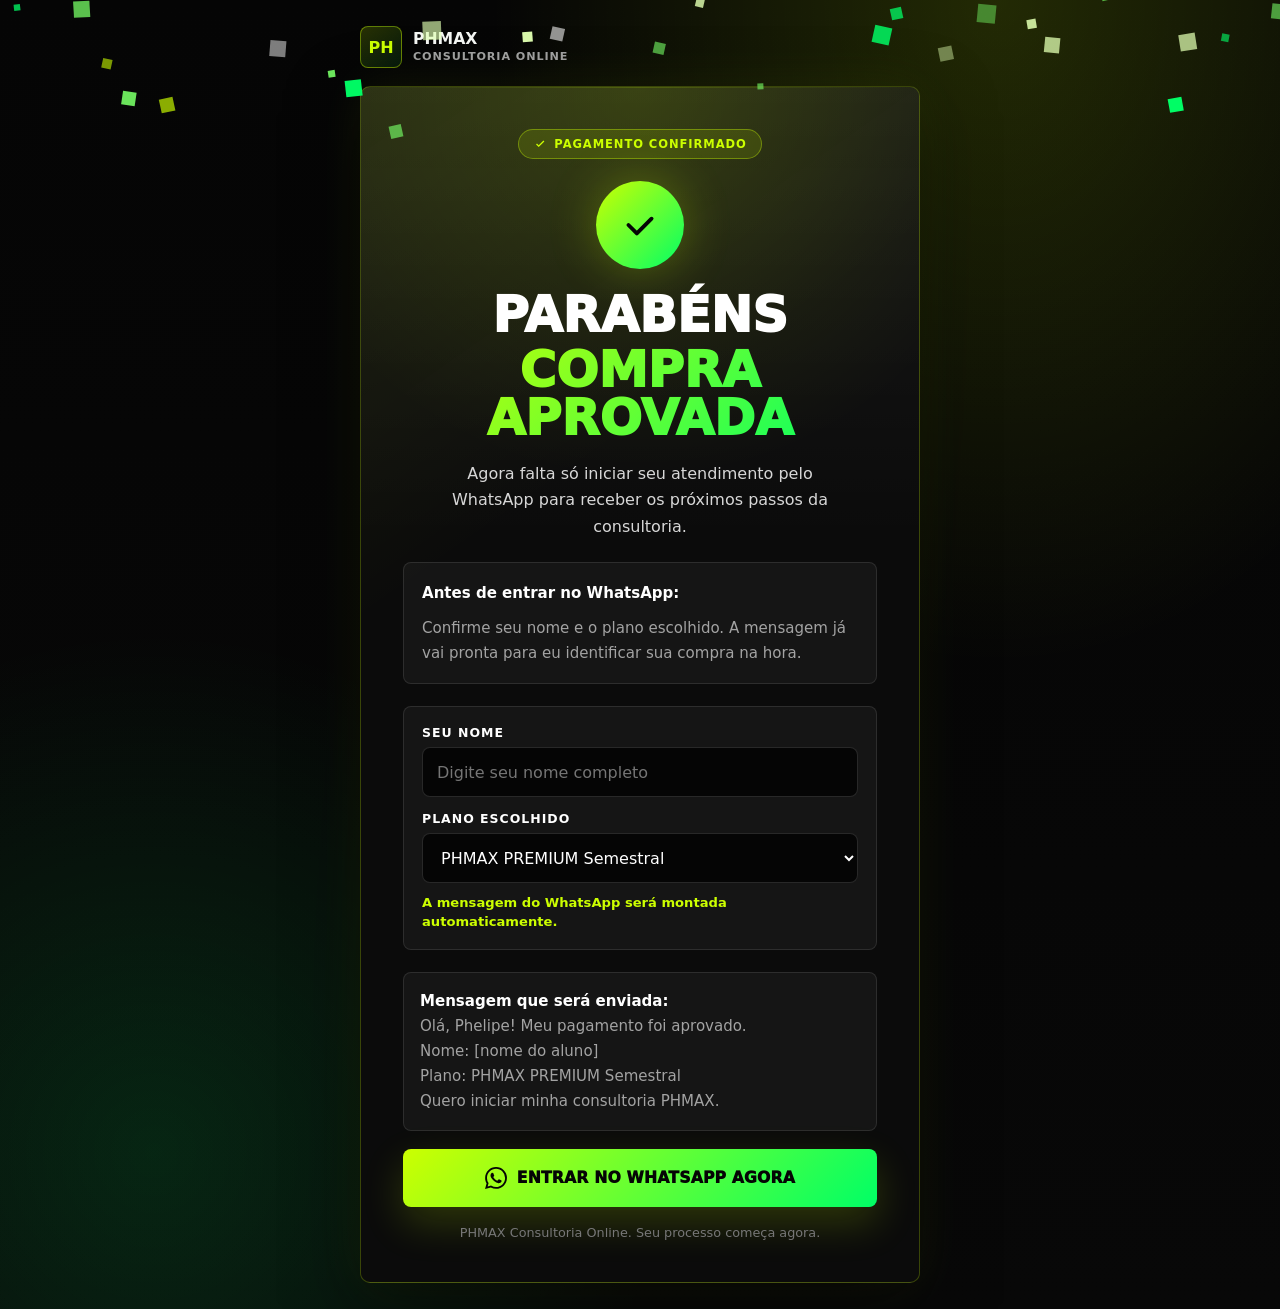
<file: parabens-phelipemax.html>
<!doctype html>
<html lang="pt-BR">
  <head>
    <meta charset="utf-8">
    <meta name="viewport" content="width=device-width, initial-scale=1">
    <meta
      name="description"
      content="Pagamento confirmado na PHMAX Consultoria Online. Próximo passo: iniciar atendimento pelo WhatsApp."
    >
    <title>Pagamento Confirmado | PHMAX Consultoria Online</title>
    <style>
      :root {
        --bg: #050505;
        --panel: #0b0b0b;
        --panel-2: #111111;
        --text: #f5f7f4;
        --muted: #a3a3a3;
        --line: rgba(255, 255, 255, 0.1);
        --green: #ccff00;
        --neon: #00ff66;
        --green-soft: rgba(204, 255, 0, 0.12);
        --accent-gradient: linear-gradient(135deg, #ccff00 0%, #00ff66 100%);
        --shadow: 0 24px 70px rgba(0, 0, 0, 0.5);
      }

      *,
      *::before,
      *::after {
        box-sizing: border-box;
      }

      html {
        min-height: 100%;
        background: var(--bg);
      }

      body {
        min-height: 100vh;
        margin: 0;
        padding: 26px 16px;
        display: grid;
        place-items: center;
        overflow-x: hidden;
        background:
          radial-gradient(ellipse at 78% 0%, rgba(204, 255, 0, 0.15), transparent 36%),
          radial-gradient(ellipse at 12% 88%, rgba(0, 255, 102, 0.12), transparent 32%),
          linear-gradient(180deg, #050505 0%, #080808 100%);
        color: var(--text);
        font-family: Inter, ui-sans-serif, system-ui, -apple-system, BlinkMacSystemFont, "Segoe UI", sans-serif;
      }

      a {
        color: inherit;
      }

      .page-shell {
        position: relative;
        z-index: 1;
        width: min(100%, 560px);
      }

      .brand {
        display: inline-flex;
        align-items: center;
        gap: 11px;
        margin: 0 auto 18px;
        color: var(--text);
        text-decoration: none;
      }

      .brand-mark {
        display: grid;
        width: 42px;
        height: 42px;
        place-items: center;
        border: 1px solid rgba(204, 255, 0, 0.42);
        border-radius: 8px;
        background: linear-gradient(145deg, rgba(204, 255, 0, 0.18), rgba(0, 255, 102, 0.08));
        color: var(--green);
        font-weight: 900;
      }

      .brand strong,
      .brand small {
        display: block;
      }

      .brand strong {
        font-size: 0.98rem;
        line-height: 1;
      }

      .brand small {
        margin-top: 4px;
        color: var(--muted);
        font-size: 0.7rem;
        font-weight: 800;
        letter-spacing: 0.08em;
        text-transform: uppercase;
      }

      .card {
        position: relative;
        overflow: hidden;
        border: 1px solid rgba(204, 255, 0, 0.24);
        border-radius: 10px;
        background:
          linear-gradient(145deg, rgba(204, 255, 0, 0.08), transparent 34%),
          linear-gradient(180deg, rgba(255, 255, 255, 0.055), transparent 38%),
          var(--panel);
        box-shadow: var(--shadow), 0 0 52px rgba(204, 255, 0, 0.08);
        padding: clamp(26px, 7vw, 42px);
        text-align: center;
        animation: fade-up 0.65s cubic-bezier(0.22, 1, 0.36, 1) both;
      }

      .card::before {
        content: "";
        position: absolute;
        inset: 0;
        pointer-events: none;
        background:
          linear-gradient(90deg, transparent, rgba(204, 255, 0, 0.16), transparent) top / 100% 1px no-repeat,
          radial-gradient(circle at 50% 0%, rgba(204, 255, 0, 0.14), transparent 32%);
      }

      @keyframes fade-up {
        from {
          opacity: 0;
          transform: translateY(28px);
        }

        to {
          opacity: 1;
          transform: translateY(0);
        }
      }

      .badge {
        position: relative;
        display: inline-flex;
        align-items: center;
        gap: 7px;
        margin-bottom: 22px;
        border: 1px solid rgba(204, 255, 0, 0.36);
        border-radius: 999px;
        background: var(--green-soft);
        color: var(--green);
        font-size: 0.72rem;
        font-weight: 900;
        letter-spacing: 0.08em;
        padding: 7px 14px;
        text-transform: uppercase;
      }

      .badge svg {
        width: 14px;
        height: 14px;
      }

      .check-circle {
        position: relative;
        display: grid;
        width: 88px;
        height: 88px;
        place-items: center;
        margin: 0 auto 22px;
        border-radius: 50%;
        background: var(--accent-gradient);
        box-shadow: 0 0 48px rgba(204, 255, 0, 0.28);
        animation: pop-in 0.6s 0.12s cubic-bezier(0.34, 1.56, 0.64, 1) both;
      }

      @keyframes pop-in {
        from {
          opacity: 0;
          transform: scale(0.35);
        }

        to {
          opacity: 1;
          transform: scale(1);
        }
      }

      .check-circle svg {
        width: 42px;
        height: 42px;
        color: #050505;
      }

      h1 {
        position: relative;
        margin: 0;
        color: #ffffff;
        font-size: clamp(2rem, 8vw, 3.1rem);
        font-weight: 950;
        letter-spacing: 0;
        line-height: 0.98;
        text-transform: uppercase;
      }

      h1 span {
        display: block;
        margin-top: 6px;
        background: var(--accent-gradient);
        -webkit-background-clip: text;
        background-clip: text;
        color: transparent;
      }

      .subtitle {
        position: relative;
        margin: 18px auto 0;
        max-width: 430px;
        color: #d7d7d7;
        font-size: 1rem;
        line-height: 1.65;
      }

      .message-box,
      .form-box,
      .preview-box {
        position: relative;
        margin-top: 22px;
        border: 1px solid var(--line);
        border-radius: 8px;
        background: rgba(255, 255, 255, 0.045);
        text-align: left;
      }

      .message-box {
        padding: 18px;
      }

      .message-box p,
      .preview-box p {
        margin: 0;
        color: var(--muted);
        font-size: 0.94rem;
        line-height: 1.65;
      }

      .message-box p + p {
        margin-top: 10px;
      }

      .message-box strong,
      .preview-box strong {
        color: #ffffff;
      }

      .form-box {
        padding: 18px;
      }

      .field {
        display: grid;
        gap: 7px;
      }

      .field + .field {
        margin-top: 14px;
      }

      label {
        color: #ffffff;
        font-size: 0.78rem;
        font-weight: 900;
        letter-spacing: 0.08em;
        text-transform: uppercase;
      }

      input,
      select {
        width: 100%;
        min-height: 50px;
        border: 1px solid rgba(255, 255, 255, 0.14);
        border-radius: 8px;
        background: #050505;
        color: #ffffff;
        font: inherit;
        outline: none;
        padding: 0 14px;
      }

      input:focus,
      select:focus {
        border-color: rgba(204, 255, 0, 0.68);
        box-shadow: 0 0 0 4px rgba(204, 255, 0, 0.1);
      }

      .form-hint {
        margin: 10px 0 0;
        color: var(--green);
        font-size: 0.82rem;
        font-weight: 800;
        line-height: 1.45;
      }

      .preview-box {
        padding: 16px;
      }

      .preview-text {
        margin-top: 8px;
        white-space: pre-line;
      }

      .whatsapp-btn {
        position: relative;
        display: flex;
        align-items: center;
        justify-content: center;
        gap: 10px;
        width: 100%;
        min-height: 58px;
        margin-top: 18px;
        border-radius: 8px;
        background: var(--accent-gradient);
        color: #050505;
        font-size: 0.98rem;
        font-weight: 950;
        letter-spacing: 0.01em;
        text-decoration: none;
        text-transform: uppercase;
        box-shadow: 0 16px 40px rgba(204, 255, 0, 0.18);
        transition: transform 0.18s ease, box-shadow 0.18s ease, filter 0.18s ease;
      }

      .whatsapp-btn:hover,
      .whatsapp-btn:focus-visible {
        transform: translateY(-2px);
        filter: brightness(1.04);
        box-shadow: 0 22px 54px rgba(0, 255, 102, 0.18);
      }

      .whatsapp-btn svg {
        width: 22px;
        height: 22px;
      }

      .footer {
        position: relative;
        margin: 18px 0 0;
        color: #777;
        font-size: 0.8rem;
      }

      #confetti {
        position: fixed;
        inset: 0;
        z-index: 5;
        width: 100%;
        height: 100%;
        pointer-events: none;
      }

      @media (max-width: 480px) {
        body {
          padding: 16px;
          place-items: start center;
        }

        .brand {
          margin-top: 4px;
        }

        .card {
          padding: 24px 18px;
        }

        .check-circle {
          width: 76px;
          height: 76px;
        }
      }
    </style>
  </head>
  <body>
    <canvas id="confetti" aria-hidden="true"></canvas>

    <main class="page-shell">
      <a class="brand" href="index.html" aria-label="Voltar para PHMAX Consultoria Online">
        <span class="brand-mark">PH</span>
        <span>
          <strong>PHMAX</strong>
          <small>Consultoria Online</small>
        </span>
      </a>

      <section class="card" aria-labelledby="page-title">
        <div class="badge">
          <svg viewBox="0 0 16 16" fill="currentColor" aria-hidden="true">
            <path d="M6.5 11.5l-3-3 1.06-1.06L6.5 9.38l5.44-5.44L13 5l-6.5 6.5z"/>
          </svg>
          Pagamento confirmado
        </div>

        <div class="check-circle" aria-hidden="true">
          <svg viewBox="0 0 40 40" fill="none">
            <path d="M9 20l8 8 14-14" stroke="currentColor" stroke-width="3.7" stroke-linecap="round" stroke-linejoin="round"/>
          </svg>
        </div>

        <h1 id="page-title">Parabéns <span>compra aprovada</span></h1>
        <p class="subtitle">
          Agora falta só iniciar seu atendimento pelo WhatsApp para receber os próximos passos da consultoria.
        </p>

        <div class="message-box">
          <p><strong>Antes de entrar no WhatsApp:</strong></p>
          <p>Confirme seu nome e o plano escolhido. A mensagem já vai pronta para eu identificar sua compra na hora.</p>
        </div>

        <div class="form-box">
          <div class="field">
            <label for="clientName">Seu nome</label>
            <input id="clientName" name="clientName" type="text" autocomplete="name" placeholder="Digite seu nome completo">
          </div>

          <div class="field">
            <label for="selectedPlan">Plano escolhido</label>
            <select id="selectedPlan" name="selectedPlan">
              <option value="PHMAX START Trimestral">PHMAX START Trimestral</option>
              <option value="PHMAX START Semestral">PHMAX START Semestral</option>
              <option value="PHMAX START Anual">PHMAX START Anual</option>
              <option value="PHMAX PREMIUM Trimestral">PHMAX PREMIUM Trimestral</option>
              <option value="PHMAX PREMIUM Semestral">PHMAX PREMIUM Semestral</option>
              <option value="PHMAX PREMIUM Anual">PHMAX PREMIUM Anual</option>
            </select>
          </div>

          <p class="form-hint" id="formHint">A mensagem do WhatsApp será montada automaticamente.</p>
        </div>

        <div class="preview-box" aria-live="polite">
          <p><strong>Mensagem que será enviada:</strong></p>
          <p class="preview-text" id="messagePreview"></p>
        </div>

        <a class="whatsapp-btn" id="whatsappLink" href="https://wa.me/message/6XQNUT3237WTF1" target="_blank" rel="noopener noreferrer">
          <svg viewBox="0 0 24 24" fill="currentColor" aria-hidden="true">
            <path d="M17.472 14.382c-.297-.149-1.758-.867-2.03-.967-.273-.099-.471-.148-.67.15-.197.297-.767.966-.94 1.164-.173.199-.347.223-.644.075-.297-.15-1.255-.463-2.39-1.475-.883-.788-1.48-1.761-1.653-2.059-.173-.297-.018-.458.13-.606.134-.133.298-.347.446-.52.149-.174.198-.298.298-.497.099-.198.05-.371-.025-.52-.075-.149-.669-1.612-.916-2.207-.242-.579-.487-.5-.669-.51-.173-.008-.371-.01-.57-.01-.198 0-.52.074-.792.372-.272.297-1.04 1.016-1.04 2.479 0 1.462 1.065 2.875 1.213 3.074.149.198 2.096 3.2 5.077 4.487.709.306 1.262.489 1.694.625.712.227 1.36.195 1.871.118.571-.085 1.758-.719 2.006-1.413.248-.694.248-1.289.173-1.413-.074-.124-.272-.198-.57-.347m-5.421 7.403h-.004a9.87 9.87 0 01-5.031-1.378l-.361-.214-3.741.982.998-3.648-.235-.374a9.86 9.86 0 01-1.51-5.26c.001-5.45 4.436-9.884 9.888-9.884 2.64 0 5.122 1.03 6.988 2.898a9.825 9.825 0 012.893 6.994c-.003 5.45-4.437 9.884-9.885 9.884m8.413-18.297A11.815 11.815 0 0012.05 0C5.495 0 .16 5.335.157 11.892c0 2.096.547 4.142 1.588 5.945L.057 24l6.305-1.654a11.882 11.882 0 005.683 1.448h.005c6.554 0 11.89-5.335 11.893-11.893a11.821 11.821 0 00-3.48-8.413z"/>
          </svg>
          Entrar no WhatsApp agora
        </a>

        <p class="footer">PHMAX Consultoria Online. Seu processo começa agora.</p>
      </section>
    </main>

    <script>
      const params = new URLSearchParams(window.location.search);
      const planAliases = {
        "start-trimestral": "PHMAX START Trimestral",
        "start-semestral": "PHMAX START Semestral",
        "start-anual": "PHMAX START Anual",
        "premium-trimestral": "PHMAX PREMIUM Trimestral",
        "premium-semestral": "PHMAX PREMIUM Semestral",
        "premium-anual": "PHMAX PREMIUM Anual"
      };

      const whatsappBase = "https://wa.me/message/6XQNUT3237WTF1";
      const nameInput = document.getElementById("clientName");
      const planSelect = document.getElementById("selectedPlan");
      const hint = document.getElementById("formHint");
      const preview = document.getElementById("messagePreview");
      const whatsappLink = document.getElementById("whatsappLink");

      const urlName = params.get("nome") || params.get("name") || "";
      const urlPlan = params.get("plano") || params.get("plan") || "premium-semestral";
      const selectedPlan = planAliases[urlPlan] || urlPlan;

      if (urlName) {
        nameInput.value = urlName;
      }

      if ([...planSelect.options].some((option) => option.value === selectedPlan)) {
        planSelect.value = selectedPlan;
      }

      function buildMessage() {
        const name = nameInput.value.trim() || "[nome do aluno]";
        const plan = planSelect.value;
        const receiptUrl = params.get("receipt_url");
        const orderNsu = params.get("order_nsu");
        const extra = [];

        if (orderNsu) {
          extra.push(`Pedido: ${orderNsu}`);
        }

        if (receiptUrl) {
          extra.push(`Comprovante: ${receiptUrl}`);
        }

        return [
          "Olá, Phelipe! Meu pagamento foi aprovado.",
          `Nome: ${name}`,
          `Plano: ${plan}`,
          "Quero iniciar minha consultoria PHMAX.",
          ...extra
        ].join("\n");
      }

      function updateWhatsappLink() {
        const message = buildMessage();
        preview.textContent = message;
        whatsappLink.href = `${whatsappBase}?text=${encodeURIComponent(message)}`;
      }

      nameInput.addEventListener("input", () => {
        hint.textContent = "A mensagem do WhatsApp será montada automaticamente.";
        updateWhatsappLink();
      });
      planSelect.addEventListener("change", updateWhatsappLink);

      whatsappLink.addEventListener("click", (event) => {
        if (!nameInput.value.trim()) {
          event.preventDefault();
          hint.textContent = "Digite seu nome para eu identificar sua compra no WhatsApp.";
          nameInput.focus();
        }
      });

      updateWhatsappLink();

      const canvas = document.getElementById("confetti");
      const ctx = canvas.getContext("2d");

      function resizeCanvas() {
        canvas.width = window.innerWidth;
        canvas.height = window.innerHeight;
      }

      resizeCanvas();
      window.addEventListener("resize", resizeCanvas);

      const colors = ["#ccff00", "#00ff66", "#ffffff", "#dfffb0", "#77ff66"];
      const pieces = Array.from({ length: 96 }, () => ({
        x: Math.random() * canvas.width,
        y: -Math.random() * 320 - 10,
        r: Math.random() * 7 + 3,
        d: Math.random() * 2.4 + 1,
        color: colors[Math.floor(Math.random() * colors.length)],
        tiltAngle: Math.random() * Math.PI * 2,
        tiltSpeed: Math.random() * 0.08 + 0.03,
        opacity: Math.random() * 0.58 + 0.42,
        done: false
      }));

      function animateConfetti() {
        ctx.clearRect(0, 0, canvas.width, canvas.height);
        let allDone = true;

        pieces.forEach((piece) => {
          if (piece.done) {
            return;
          }

          allDone = false;
          piece.tiltAngle += piece.tiltSpeed;
          piece.y += piece.d;
          const tilt = Math.sin(piece.tiltAngle) * 13;

          if (piece.y > canvas.height + 20) {
            piece.done = true;
            return;
          }

          ctx.save();
          ctx.globalAlpha = piece.opacity;
          ctx.fillStyle = piece.color;
          ctx.translate(piece.x + piece.r, piece.y + piece.r);
          ctx.rotate((tilt * Math.PI) / 180);
          ctx.fillRect(-piece.r, -piece.r, piece.r * 2, piece.r * 2);
          ctx.restore();
        });

        if (!allDone) {
          requestAnimationFrame(animateConfetti);
        } else {
          ctx.clearRect(0, 0, canvas.width, canvas.height);
        }
      }

      setTimeout(animateConfetti, 450);
    </script>
  </body>
</html>
</file>
<file: styles.css>
:root {
  --bg: #050505;
  --bg-soft: #070707;
  --panel: #0b0b0b;
  --panel-2: #111111;
  --text: #f5f7f4;
  --muted: #a3a3a3;
  --line: rgba(255, 255, 255, 0.1);
  --green: #ccff00;
  --green-dark: #b3e600;
  --neon: #00ff66;
  --green-soft: rgba(204, 255, 0, 0.12);
  --neon-soft: rgba(0, 255, 102, 0.12);
  --accent-gradient: linear-gradient(135deg, #ccff00 0%, #00ff66 100%);
  --accent-gradient-vertical: linear-gradient(180deg, #ccff00 0%, #00ff66 100%);
  --danger: #ff5f57;
  --shadow: 0 24px 70px rgba(0, 0, 0, 0.5);
  --max: 1180px;
}

* {
  box-sizing: border-box;
}

html {
  overflow-x: hidden;
  scroll-behavior: smooth;
}

[id] {
  scroll-margin-top: 34px;
}

body {
  margin: 0;
  overflow-x: hidden;
  background:
    radial-gradient(ellipse at 90% 0%, rgba(204, 255, 0, 0.08), transparent 34%),
    radial-gradient(ellipse at 12% 20%, rgba(0, 255, 102, 0.055), transparent 30%),
    var(--bg);
  color: var(--text);
  font-family: "Helvetica Neue", -apple-system, BlinkMacSystemFont, "SF Pro Text", Arial, sans-serif;
  line-height: 1.5;
}

body.menu-open {
  overflow: hidden;
}

a {
  color: inherit;
  text-decoration: none;
}

p,
h1,
h2,
h3 {
  margin: 0;
}

ul {
  margin: 0;
  padding: 0;
  list-style: none;
}

.site-header {
  position: absolute;
  z-index: 30;
  top: 0;
  left: 0;
  right: 0;
  display: flex;
  align-items: center;
  justify-content: space-between;
  width: min(100% - 32px, var(--max));
  min-height: 72px;
  margin: 14px auto 0;
  padding: 12px 14px 12px 18px;
  border: 1px solid rgba(255, 255, 255, 0.1);
  border-radius: 8px;
  background: rgba(5, 5, 5, 0.74);
  backdrop-filter: blur(18px);
  box-shadow: 0 18px 52px rgba(0, 0, 0, 0.24);
  transition: background 0.2s ease, border-color 0.2s ease, min-height 0.2s ease;
}

.site-header.is-scrolled {
  min-height: 64px;
  border-color: rgba(204, 255, 0, 0.28);
  background: rgba(5, 5, 5, 0.92);
}

.brand {
  display: inline-flex;
  align-items: center;
  gap: 11px;
  min-width: 180px;
}

.brand-mark {
  display: grid;
  width: 42px;
  height: 42px;
  place-items: center;
  border: 1px solid rgba(204, 255, 0, 0.42);
  border-radius: 8px;
  background: linear-gradient(145deg, rgba(204, 255, 0, 0.18), rgba(0, 255, 102, 0.08));
  color: var(--green);
  font-weight: 800;
}

.brand strong {
  display: block;
  font-size: 0.98rem;
  line-height: 1;
}

.brand small {
  display: block;
  margin-top: 4px;
  color: var(--muted);
  font-size: 0.72rem;
  font-weight: 700;
  text-transform: uppercase;
}

.nav {
  display: flex;
  align-items: center;
  gap: 24px;
  color: rgba(245, 247, 244, 0.74);
  font-size: 0.88rem;
  font-weight: 700;
  text-transform: uppercase;
}

.nav a {
  transition: color 0.18s ease;
}

.nav a:hover,
.nav a:focus-visible {
  color: var(--text);
}

.nav-cta {
  padding: 12px 16px;
  border-radius: 8px;
  background: var(--accent-gradient);
  color: #030303;
  box-shadow: 0 12px 30px rgba(204, 255, 0, 0.22);
}

.nav-cta:hover,
.nav-cta:focus-visible {
  color: #030303;
}

.menu-toggle {
  display: none;
  width: 46px;
  height: 46px;
  border: 1px solid var(--line);
  border-radius: 8px;
  background: rgba(255, 255, 255, 0.04);
  color: var(--text);
}

.menu-toggle span {
  display: block;
  width: 20px;
  height: 2px;
  margin: 5px auto;
  background: currentColor;
  transition: transform 0.2s ease, opacity 0.2s ease;
}

.menu-open .menu-toggle span:first-child {
  transform: translateY(3.5px) rotate(45deg);
}

.menu-open .menu-toggle span:last-child {
  transform: translateY(-3.5px) rotate(-45deg);
}

.hero {
  position: relative;
  min-height: 96svh;
  overflow: hidden;
  display: grid;
  align-items: center;
  padding: 142px 24px 72px;
}

.hero-bg {
  position: absolute;
  inset: 0;
  background-color: #050505;
  background-image: url("assets/phelipe/phelipe-hero-studio.jpg");
  background-position: calc(100% - 4vw) bottom;
  background-repeat: no-repeat;
  background-size: auto 108%;
  transform: scale(1.008);
}

.hero-overlay {
  position: absolute;
  inset: 0;
  background:
    radial-gradient(ellipse at 78% 18%, rgba(204, 255, 0, 0.2), transparent 34%),
    radial-gradient(ellipse at 88% 66%, rgba(0, 255, 102, 0.14), transparent 36%),
    linear-gradient(90deg, rgba(5, 5, 5, 0.99) 0%, rgba(5, 5, 5, 0.9) 32%, rgba(5, 5, 5, 0.42) 66%, rgba(5, 5, 5, 0.22) 100%),
    linear-gradient(0deg, var(--bg) 0%, rgba(5, 5, 5, 0) 28%);
}

.hero-content {
  position: relative;
  width: min(100%, var(--max));
  margin: 0 auto;
}

.eyebrow,
.section-kicker {
  color: var(--green);
  font-size: 0.8rem;
  font-weight: 800;
  text-transform: uppercase;
}

.hero h1 {
  max-width: 900px;
  margin-top: 20px;
  font-size: clamp(3rem, 6.2vw, 6.4rem);
  line-height: 0.96;
  font-weight: 800;
}

.hero h1 span {
  display: block;
}

.hero h1 strong {
  background: var(--accent-gradient-vertical);
  -webkit-background-clip: text;
  background-clip: text;
  color: transparent;
  filter: drop-shadow(0 0 22px rgba(204, 255, 0, 0.18));
  font-weight: inherit;
}

.hero-subtitle {
  max-width: 650px;
  margin-top: 28px;
  color: rgba(245, 247, 244, 0.82);
  font-size: clamp(1.08rem, 2vw, 1.42rem);
}

.hero-actions {
  display: flex;
  align-items: center;
  flex-wrap: wrap;
  gap: 18px;
  margin-top: 38px;
}

.btn {
  display: inline-flex;
  align-items: center;
  justify-content: center;
  min-height: 52px;
  padding: 0 22px;
  border: 1px solid transparent;
  border-radius: 8px;
  font-size: 0.92rem;
  font-weight: 800;
  text-align: center;
  text-transform: uppercase;
  transition: transform 0.18s ease, border-color 0.18s ease, background 0.18s ease;
}

.btn:hover,
.btn:focus-visible {
  transform: translateY(-2px);
}

.btn-primary {
  background: var(--accent-gradient);
  color: #030303;
  box-shadow: 0 18px 42px rgba(204, 255, 0, 0.25), 0 0 34px rgba(0, 255, 102, 0.1);
}

.btn-outline {
  border-color: rgba(255, 255, 255, 0.24);
  background: rgba(255, 255, 255, 0.04);
}

.btn-outline:hover,
.btn-outline:focus-visible {
  border-color: rgba(204, 255, 0, 0.58);
  background: var(--green-soft);
}

.urgency {
  color: rgba(245, 247, 244, 0.78);
  font-size: 0.98rem;
  font-weight: 800;
}

.hero-proof {
  display: inline-flex;
  align-items: center;
  gap: 14px;
  max-width: 470px;
  margin-top: 28px;
  padding: 12px 16px 12px 12px;
  border: 1px solid rgba(204, 255, 0, 0.24);
  border-radius: 8px;
  background: rgba(5, 5, 5, 0.62);
  backdrop-filter: blur(14px);
  box-shadow: 0 18px 48px rgba(0, 0, 0, 0.32);
}

.hero-proof img {
  width: 56px;
  height: 56px;
  flex: 0 0 auto;
  border: 1px solid rgba(204, 255, 0, 0.34);
  border-radius: 8px;
  object-fit: cover;
  object-position: center;
}

.hero-proof strong,
.hero-proof span {
  display: block;
}

.hero-proof strong {
  color: var(--text);
  font-size: 0.94rem;
  font-weight: 800;
  text-transform: uppercase;
}

.hero-proof span {
  margin-top: 2px;
  color: rgba(245, 247, 244, 0.68);
  font-size: 0.88rem;
  font-weight: 700;
}

.social-proof-strip {
  padding: 0 24px 46px;
  background:
    linear-gradient(180deg, rgba(5, 5, 5, 0) 0%, var(--bg-soft) 100%),
    var(--bg);
}

.social-proof-inner {
  display: grid;
  grid-template-columns: 1fr 1fr;
  gap: 14px;
  width: min(100%, var(--max));
  margin: 0 auto;
}

.rating-proof,
.instagram-proof {
  display: grid;
  grid-template-columns: auto minmax(0, 1fr);
  gap: 16px;
  align-items: center;
  min-height: 116px;
  padding: 22px 24px;
  border: 1px solid rgba(204, 255, 0, 0.24);
  border-radius: 8px;
  background:
    radial-gradient(ellipse at 14% 0%, rgba(204, 255, 0, 0.15), transparent 48%),
    radial-gradient(ellipse at 86% 50%, rgba(0, 255, 102, 0.07), transparent 42%),
    rgba(255, 255, 255, 0.035);
  box-shadow: 0 18px 50px rgba(0, 0, 0, 0.28);
}

.ph-seal {
  display: grid;
  width: 58px;
  height: 58px;
  place-items: center;
  border: 1px solid rgba(204, 255, 0, 0.34);
  border-radius: 15px;
  background:
    linear-gradient(145deg, rgba(204, 255, 0, 0.16), rgba(0, 255, 102, 0.05)),
    rgba(5, 5, 5, 0.74);
  color: var(--green);
  box-shadow: inset 0 0 0 1px rgba(255, 255, 255, 0.045);
}

.ph-seal span {
  font-size: 1.05rem;
  font-weight: 800;
  line-height: 1;
}

.instagram-icon {
  display: grid;
  width: 58px;
  height: 58px;
  place-items: center;
  border-radius: 16px;
  background: linear-gradient(145deg, #833ab4, #fd1d1d 52%, #fcb045);
  color: #ffffff;
  font-size: 1.12rem;
  font-weight: 800;
  box-shadow: 0 14px 34px rgba(253, 29, 29, 0.16);
}

.rating-proof strong,
.rating-proof span,
.instagram-proof strong,
.instagram-proof span {
  display: block;
}

.rating-proof strong,
.instagram-proof strong {
  color: var(--text);
  font-size: clamp(1.16rem, 2.5vw, 2.1rem);
  line-height: 1.02;
  font-weight: 800;
}

.rating-proof span,
.instagram-proof span {
  margin-top: 8px;
  color: rgba(245, 247, 244, 0.72);
  font-size: clamp(0.9rem, 1.45vw, 1.08rem);
  font-weight: 600;
}

.section {
  padding: 88px 24px;
}

.section-grid,
.authority-grid,
.plans-grid {
  width: min(100%, var(--max));
  margin: 0 auto;
}

.section-grid {
  display: grid;
  grid-template-columns: minmax(0, 0.92fr) minmax(320px, 1fr);
  gap: 54px;
  align-items: center;
}

.section-copy h2,
.section-heading h2,
.fit-summary h2,
.decision-band h2,
.final-cta h2 {
  margin-top: 12px;
  font-size: clamp(2.2rem, 4.6vw, 4.2rem);
  line-height: 1;
  font-weight: 800;
}

.section-copy p:not(.section-kicker),
.section-heading p:not(.section-kicker),
.fit-summary p,
.decision-band p,
.final-cta p {
  color: var(--muted);
  font-size: 1.08rem;
}

.section-copy p:not(.section-kicker) {
  margin-top: 22px;
  max-width: 560px;
}

.diagnostic-card,
.benefit-card,
.process-card,
.plan-card,
.faq-list details {
  border: 1px solid var(--line);
  border-radius: 8px;
  background: linear-gradient(180deg, rgba(255, 255, 255, 0.055), rgba(255, 255, 255, 0.025));
  box-shadow: var(--shadow);
}

.x-list,
.plan-list {
  display: grid;
  gap: 13px;
}

.x-list li,
.plan-list li {
  position: relative;
  padding-left: 30px;
  color: rgba(245, 247, 244, 0.86);
  font-weight: 600;
}

.plan-list li::before {
  content: "";
  position: absolute;
  left: 0;
  top: 0.42em;
  width: 12px;
  height: 12px;
  border-radius: 50%;
  background: var(--accent-gradient);
  box-shadow: 0 0 0 6px rgba(204, 255, 0, 0.1), 0 0 18px rgba(0, 255, 102, 0.22);
}

.x-list li::before {
  content: "";
  position: absolute;
  left: 0;
  top: 0.52em;
  width: 13px;
  height: 2px;
  background: var(--danger);
}

.section-closing span,
.final-note {
  background: var(--accent-gradient-vertical);
  -webkit-background-clip: text;
  background-clip: text;
  color: transparent;
}

.authority-strip {
  padding: 0 24px 68px;
  background: var(--bg);
}

.authority-strip-inner {
  display: grid;
  grid-template-columns: 86px minmax(0, 1fr);
  gap: 20px;
  align-items: center;
  width: min(100%, 860px);
  margin: 0 auto;
  padding: 18px;
  border: 1px solid rgba(204, 255, 0, 0.26);
  border-radius: 8px;
  background:
    linear-gradient(90deg, rgba(204, 255, 0, 0.08), rgba(0, 255, 102, 0.025), rgba(255, 255, 255, 0.02)),
    rgba(8, 8, 8, 0.92);
  box-shadow: var(--shadow);
}

.authority-strip-inner img {
  display: block;
  width: 86px;
  min-width: 86px;
  max-width: 86px;
  height: 86px;
  aspect-ratio: 1;
  border: 1px solid rgba(204, 255, 0, 0.28);
  border-radius: 8px;
  object-fit: cover;
  object-position: 52% center;
  filter: brightness(0.9) contrast(1.05);
}

.authority-strip-inner h2 {
  margin-top: 4px;
  color: var(--text);
  font-size: clamp(1.18rem, 2.4vw, 1.7rem);
  line-height: 1.08;
  font-weight: 800;
}

.authority-strip-inner span {
  display: block;
  margin-top: 7px;
  color: rgba(245, 247, 244, 0.68);
  font-size: 0.95rem;
  font-weight: 600;
}

.diagnostic-section {
  padding-top: 76px;
  padding-bottom: 30px;
  background:
    radial-gradient(ellipse at 50% 0%, rgba(204, 255, 0, 0.12), transparent 36%),
    radial-gradient(ellipse at 84% 74%, rgba(0, 255, 102, 0.08), transparent 38%),
    linear-gradient(180deg, var(--bg-soft) 0%, var(--bg) 100%);
}

.diagnostic-heading {
  margin-bottom: 30px;
}

.diagnostic-card {
  width: min(100%, 860px);
  min-height: 454px;
  margin: 0 auto;
  padding: 34px;
  border-color: rgba(204, 255, 0, 0.26);
  background:
    linear-gradient(145deg, rgba(204, 255, 0, 0.06), rgba(0, 255, 102, 0.025) 44%, rgba(255, 255, 255, 0.025)),
    rgba(8, 8, 8, 0.92);
}

.diagnostic-progress {
  height: 5px;
  overflow: hidden;
  border-radius: 999px;
  background: rgba(255, 255, 255, 0.08);
}

.diagnostic-progress span {
  display: block;
  width: 20%;
  height: 100%;
  border-radius: inherit;
  background: var(--accent-gradient);
  box-shadow: 0 0 20px rgba(204, 255, 0, 0.22);
  transition: width 0.22s ease;
}

.diagnostic-step {
  margin-top: 26px;
  color: rgba(245, 247, 244, 0.56);
  font-size: 0.76rem;
  font-weight: 800;
  text-align: center;
  text-transform: uppercase;
}

.diagnostic-icon {
  margin: 16px auto 10px;
  font-size: 1.8rem;
  text-align: center;
}

.diagnostic-card h3 {
  width: min(100%, 650px);
  margin: 0 auto;
  font-size: clamp(1.65rem, 3vw, 2.65rem);
  line-height: 1.06;
  font-weight: 800;
  text-align: center;
}

.diagnostic-options {
  display: grid;
  gap: 10px;
  width: min(100%, 660px);
  margin: 26px auto 0;
}

.diagnostic-option {
  display: grid;
  grid-template-columns: 22px minmax(0, 1fr);
  gap: 12px;
  align-items: center;
  min-height: 58px;
  padding: 14px 16px;
  border: 1px solid rgba(255, 255, 255, 0.1);
  border-radius: 8px;
  background: rgba(255, 255, 255, 0.055);
  color: rgba(245, 247, 244, 0.9);
  font: inherit;
  font-weight: 700;
  text-align: left;
  cursor: pointer;
  transition: border-color 0.18s ease, background 0.18s ease, transform 0.18s ease;
}

.diagnostic-option::before {
  content: "";
  width: 16px;
  height: 16px;
  border: 2px solid rgba(245, 247, 244, 0.28);
  border-radius: 50%;
}

.diagnostic-option:hover,
.diagnostic-option:focus-visible {
  border-color: rgba(204, 255, 0, 0.7);
  background: rgba(204, 255, 0, 0.08);
  outline: none;
  transform: translateY(-1px);
}

.diagnostic-option:hover::before,
.diagnostic-option:focus-visible::before {
  border-color: var(--green);
  box-shadow: inset 0 0 0 4px rgba(204, 255, 0, 0.22);
}

.diagnostic-result {
  display: grid;
  gap: 22px;
  width: min(100%, 680px);
  margin: 30px auto 0;
  text-align: center;
}

.diagnostic-result[hidden] {
  display: none;
}

.result-kicker {
  color: var(--green);
  font-size: 0.78rem;
  font-weight: 800;
  letter-spacing: 0;
  text-transform: uppercase;
}

.diagnostic-result > p:not(.result-kicker) {
  color: rgba(245, 247, 244, 0.78);
  font-size: 1.02rem;
}

.diagnostic-need {
  display: grid;
  gap: 7px;
  padding: 18px;
  border-left: 4px solid var(--green);
  border-radius: 8px;
  background: rgba(255, 255, 255, 0.06);
  text-align: left;
}

.diagnostic-need strong {
  color: var(--green);
  font-size: 0.86rem;
  font-weight: 800;
  text-transform: uppercase;
}

.diagnostic-need span {
  color: rgba(245, 247, 244, 0.82);
  font-weight: 600;
}

.diagnostic-actions {
  display: flex;
  flex-wrap: wrap;
  gap: 14px;
  justify-content: center;
  align-items: center;
}

.diagnostic-reset {
  border: 0;
  background: transparent;
  color: rgba(245, 247, 244, 0.62);
  font: inherit;
  font-size: 0.92rem;
  font-weight: 700;
  cursor: pointer;
}

.diagnostic-reset:hover,
.diagnostic-reset:focus-visible {
  color: var(--green);
  outline: none;
}

.authority-section {
  background:
    radial-gradient(ellipse at 18% 16%, rgba(204, 255, 0, 0.12), transparent 34%),
    radial-gradient(ellipse at 82% 78%, rgba(0, 255, 102, 0.08), transparent 40%),
    linear-gradient(180deg, var(--bg-soft) 0%, var(--bg) 100%);
}

.authority-grid {
  display: grid;
  grid-template-columns: minmax(280px, 0.82fr) minmax(0, 1fr);
  gap: 54px;
  align-items: center;
}

.authority-media {
  position: relative;
  min-height: 680px;
  overflow: hidden;
  border: 1px solid rgba(204, 255, 0, 0.26);
  border-radius: 8px;
  background: #050505;
  box-shadow: var(--shadow);
}

.authority-media::after {
  content: "";
  position: absolute;
  inset: 0;
  background:
    linear-gradient(180deg, rgba(5, 5, 5, 0.14) 0%, rgba(5, 5, 5, 0.18) 48%, rgba(5, 5, 5, 0.72) 100%),
    radial-gradient(ellipse at 46% 72%, rgba(204, 255, 0, 0.18), transparent 48%),
    radial-gradient(ellipse at 82% 42%, rgba(0, 255, 102, 0.1), transparent 38%);
  pointer-events: none;
}

.authority-media img {
  width: 100%;
  height: 100%;
  min-height: 680px;
  object-fit: cover;
  object-position: 58% center;
  filter: brightness(0.82) contrast(1.08) saturate(1.08);
  transform: scale(1.01);
}

.authority-copy h2 {
  max-width: 720px;
  margin-top: 12px;
  font-size: clamp(2.35rem, 4.8vw, 4.5rem);
  line-height: 0.98;
  font-weight: 800;
}

.authority-copy p:not(.section-kicker) {
  max-width: 650px;
  margin-top: 22px;
  color: var(--muted);
  font-size: 1.1rem;
}

.authority-stats {
  display: grid;
  grid-template-columns: repeat(3, minmax(0, 1fr));
  gap: 12px;
  margin: 30px 0;
}

.authority-stats div {
  min-height: 104px;
  padding: 18px;
  border: 1px solid var(--line);
  border-radius: 8px;
  background:
    linear-gradient(180deg, rgba(204, 255, 0, 0.08), rgba(255, 255, 255, 0.025)),
    var(--panel);
}

.authority-stats strong {
  display: block;
  color: var(--green);
  font-size: 1.22rem;
  font-weight: 800;
}

.authority-stats span {
  display: block;
  margin-top: 7px;
  color: rgba(245, 247, 244, 0.64);
  font-size: 0.78rem;
  font-weight: 700;
  text-transform: uppercase;
}

.benefits-section {
  background:
    radial-gradient(ellipse at 85% 12%, rgba(0, 255, 102, 0.08), transparent 34%),
    var(--bg-soft);
}

.section-heading {
  width: min(100%, var(--max));
  margin: 0 auto 46px;
}

.section-heading.center {
  text-align: center;
}

.section-heading.center p:not(.section-kicker) {
  max-width: 680px;
  margin: 16px auto 0;
}

.benefits-title span {
  display: block;
  background: var(--accent-gradient-vertical);
  -webkit-background-clip: text;
  background-clip: text;
  color: transparent;
  filter: drop-shadow(0 0 20px rgba(204, 255, 0, 0.16));
}

.benefit-list {
  display: grid;
  grid-template-columns: repeat(3, minmax(0, 1fr));
  gap: 18px;
  width: min(100%, var(--max));
  margin: 0 auto;
}

.benefit-card {
  position: relative;
  display: grid;
  grid-template-columns: 1fr;
  min-height: 0;
  overflow: hidden;
  isolation: isolate;
  padding: 0;
  border-color: rgba(204, 255, 0, 0.28);
  background:
    linear-gradient(90deg, rgba(204, 255, 0, 0.055), rgba(0, 255, 102, 0.02) 44%, rgba(5, 5, 5, 0.96)),
    #070707;
  transition: border-color 0.18s ease, transform 0.18s ease, box-shadow 0.18s ease;
}

.benefit-card:hover {
  transform: translateY(-2px);
  border-color: rgba(204, 255, 0, 0.54);
  box-shadow: 0 26px 78px rgba(0, 0, 0, 0.58), 0 0 34px rgba(204, 255, 0, 0.08);
}

.benefit-media {
  position: relative;
  min-height: 178px;
  overflow: hidden;
  background: #050505;
}

.benefit-media::after {
  content: "";
  position: absolute;
  inset: 0;
  background:
    linear-gradient(90deg, rgba(5, 5, 5, 0) 0%, rgba(5, 5, 5, 0.2) 62%, rgba(5, 5, 5, 0.9) 100%),
    linear-gradient(0deg, rgba(5, 5, 5, 0.52), rgba(5, 5, 5, 0));
  pointer-events: none;
}

.benefit-media img {
  width: 100%;
  height: 100%;
  min-height: 178px;
  object-fit: cover;
  object-position: center;
  transform: scale(1.01);
  transition: transform 0.26s ease, filter 0.26s ease;
}

.benefit-card:hover .benefit-media img {
  transform: scale(1.045);
  filter: saturate(1.08);
}

.benefit-content {
  display: grid;
  grid-template-columns: 46px minmax(0, 1fr);
  gap: 15px;
  align-items: start;
  padding: 22px;
  z-index: 1;
}

.card-icon {
  display: grid;
  width: 46px;
  height: 46px;
  place-items: center;
  border: 1px solid rgba(204, 255, 0, 0.28);
  border-radius: 8px;
  background: linear-gradient(145deg, rgba(204, 255, 0, 0.12), rgba(0, 255, 102, 0.07));
  color: var(--green);
  font-size: 1.26rem;
  box-shadow: 0 0 24px rgba(204, 255, 0, 0.08);
}

.benefit-card h3,
.process-card h3,
.plan-card h3 {
  margin-top: 20px;
  font-size: 1.25rem;
  line-height: 1.18;
}

.benefit-card h3 {
  margin-top: 0;
  color: var(--green);
  font-size: clamp(1.02rem, 1.55vw, 1.32rem);
  font-weight: 800;
  text-transform: uppercase;
}

.benefit-card p,
.process-card p,
.plan-card p,
.faq-list p {
  margin-top: 12px;
  color: var(--muted);
}

.benefit-card p {
  max-width: 520px;
  color: rgba(245, 247, 244, 0.84);
  font-size: 0.95rem;
}

.section-cta {
  display: flex;
  flex-direction: column;
  align-items: center;
  justify-content: center;
  margin-top: 42px;
}

.secure-note {
  margin-top: 14px;
  color: rgba(245, 247, 244, 0.54);
  font-size: 0.95rem;
  font-weight: 600;
}

.process-section {
  padding-top: 68px;
  padding-bottom: 74px;
  background:
    radial-gradient(ellipse at 50% 0%, rgba(204, 255, 0, 0.1), transparent 42%),
    linear-gradient(180deg, var(--bg-soft) 0%, var(--bg) 100%);
}

.process-section .section-heading {
  margin-bottom: 30px;
}

.process-list {
  display: grid;
  grid-template-columns: repeat(4, minmax(0, 1fr));
  gap: 16px;
  width: min(100%, var(--max));
  margin: 0 auto;
}

.process-card {
  position: relative;
  min-height: 198px;
  overflow: hidden;
  padding: 26px;
  border-color: rgba(204, 255, 0, 0.22);
}

.process-card span {
  display: grid;
  width: 44px;
  height: 44px;
  place-items: center;
  border: 1px solid rgba(204, 255, 0, 0.3);
  border-radius: 8px;
  background: rgba(204, 255, 0, 0.08);
  color: var(--green);
  font-size: 1.28rem;
  font-weight: 800;
}

.section-closing {
  width: min(100%, var(--max));
  margin: 42px auto 0;
  color: var(--text);
  font-size: clamp(1.4rem, 3vw, 2rem);
  font-weight: 800;
  text-align: center;
}

.section-closing span {
  display: block;
}

.fit-section {
  background:
    linear-gradient(90deg, rgba(204, 255, 0, 0.075), rgba(0, 255, 102, 0.025), rgba(255, 255, 255, 0)),
    var(--bg);
}

.fit-summary {
  display: grid;
  grid-template-columns: minmax(0, 0.98fr) minmax(300px, 0.84fr);
  gap: 28px 38px;
  align-items: center;
  width: min(100%, var(--max));
  margin: 0 auto;
  padding: 42px;
  border: 1px solid rgba(204, 255, 0, 0.24);
  border-radius: 8px;
  background:
    radial-gradient(ellipse at 0% 50%, rgba(204, 255, 0, 0.12), transparent 46%),
    linear-gradient(180deg, rgba(255, 255, 255, 0.055), rgba(255, 255, 255, 0.025));
  box-shadow: var(--shadow);
}

.fit-summary h2 {
  max-width: 650px;
}

.fit-summary p:not(.section-kicker) {
  max-width: 680px;
  margin-top: 18px;
}

.fit-points {
  display: grid;
  gap: 12px;
}

.fit-points span {
  display: block;
  padding: 15px 18px;
  border: 1px solid var(--line);
  border-radius: 8px;
  background: rgba(255, 255, 255, 0.04);
  color: rgba(245, 247, 244, 0.88);
  font-weight: 700;
}

.fit-warning {
  grid-column: 1 / -1;
  padding-top: 22px;
  border-top: 1px solid rgba(255, 95, 87, 0.24);
  color: rgba(245, 247, 244, 0.8);
  font-weight: 700;
}

.results-section {
  background:
    radial-gradient(ellipse at 78% 8%, rgba(204, 255, 0, 0.1), transparent 36%),
    radial-gradient(ellipse at 12% 62%, rgba(0, 255, 102, 0.08), transparent 42%),
    var(--bg-soft);
}

.results-carousel {
  position: relative;
  width: min(100%, var(--max));
  margin: 0 auto;
}

.results-viewport {
  overflow-x: auto;
  overflow-y: hidden;
  padding: 4px 0 22px;
  scroll-behavior: smooth;
  scroll-snap-type: x mandatory;
  scrollbar-width: none;
}

.results-viewport::-webkit-scrollbar {
  display: none;
}

.results-viewport:focus-visible {
  outline: 2px solid rgba(204, 255, 0, 0.72);
  outline-offset: 8px;
}

.results-track {
  display: flex;
  align-items: flex-start;
  gap: 18px;
  padding: 0 74px;
}

.result-card {
  position: relative;
  flex: 0 0 clamp(360px, 44vw, 570px);
  overflow: hidden;
  padding: 10px;
  border: 1px solid rgba(204, 255, 0, 0.22);
  border-radius: 8px;
  background:
    linear-gradient(180deg, rgba(255, 255, 255, 0.055), rgba(255, 255, 255, 0.025)),
    var(--panel);
  box-shadow: var(--shadow);
  scroll-snap-align: center;
  scroll-snap-stop: always;
  transition: border-color 0.18s ease, transform 0.18s ease, box-shadow 0.18s ease;
}

.result-card:hover {
  transform: translateY(-2px);
  border-color: rgba(204, 255, 0, 0.52);
  box-shadow: 0 28px 78px rgba(0, 0, 0, 0.58), 0 0 34px rgba(204, 255, 0, 0.08);
}

.result-card img {
  display: block;
  width: 100%;
  height: auto;
  border-radius: 6px;
  background:
    radial-gradient(ellipse at 50% 50%, rgba(204, 255, 0, 0.08), transparent 48%),
    #050505;
}

.result-caption {
  display: flex;
  align-items: center;
  justify-content: space-between;
  gap: 12px;
  padding: 14px 4px 2px;
}

.result-caption strong,
.result-caption span {
  display: block;
}

.result-caption strong {
  color: var(--text);
  font-size: 0.92rem;
  font-weight: 800;
  text-transform: uppercase;
}

.result-caption span {
  color: rgba(245, 247, 244, 0.58);
  font-size: 0.82rem;
  font-weight: 800;
  text-align: right;
}

.testimonial-heading {
  width: min(100%, var(--max));
  margin: 44px auto 18px;
}

.testimonial-heading h3 {
  margin: 7px 0 0;
  color: #ffffff;
  font-size: clamp(1.65rem, 4vw, 2.7rem);
  font-weight: 800;
  letter-spacing: 0;
  line-height: 1.02;
  text-transform: uppercase;
}

.testimonial-carousel {
  margin-top: 0;
}

.testimonial-track {
  padding-bottom: 2px;
}

.testimonial-card {
  flex-basis: clamp(360px, 42vw, 560px);
}

.testimonial-card img {
  aspect-ratio: 739 / 425;
  object-fit: cover;
}

.results-note {
  width: min(100%, var(--max));
  margin: 18px auto 0;
  text-align: center;
}

.results-note span {
  color: rgba(245, 247, 244, 0.42);
  font-size: 0.78rem;
  font-weight: 450;
}

.plans-section {
  background: var(--bg);
}

.plans-grid {
  display: grid;
  grid-template-columns: repeat(2, minmax(0, 1fr));
  gap: 20px;
  align-items: stretch;
}

.plan-card {
  position: relative;
  display: flex;
  flex-direction: column;
  padding: 34px;
}

.plan-card.featured {
  border-color: rgba(204, 255, 0, 0.62);
  background:
    radial-gradient(ellipse at 50% 0%, rgba(204, 255, 0, 0.16), transparent 44%),
    linear-gradient(180deg, rgba(0, 255, 102, 0.07), rgba(255, 255, 255, 0.03)),
    var(--panel);
}

.popular-badge {
  align-self: flex-start;
  margin-bottom: 18px;
  padding: 8px 12px;
  border-radius: 8px;
  background: var(--accent-gradient);
  color: #030303;
  font-size: 0.78rem;
  font-weight: 800;
  text-transform: uppercase;
}

.plan-top h3 {
  margin-top: 0;
  font-size: clamp(1.8rem, 3vw, 2.7rem);
}

.plan-top p {
  min-height: 48px;
}

.plan-list {
  margin-top: 26px;
  padding-top: 26px;
  border-top: 1px solid var(--line);
}

.price-options {
  display: grid;
  gap: 13px;
  margin-top: auto;
  padding: 30px 0;
}

.price-option {
  position: relative;
  display: block;
  overflow: hidden;
  padding: 18px;
  border: 1px solid var(--line);
  border-radius: 8px;
  background:
    linear-gradient(180deg, rgba(255, 255, 255, 0.055), rgba(255, 255, 255, 0.025)),
    rgba(255, 255, 255, 0.02);
  color: inherit;
  text-decoration: none;
  transition: border-color 0.18s ease, transform 0.18s ease, box-shadow 0.18s ease;
}

.price-option:hover,
.price-option:focus-visible {
  transform: translateY(-2px);
  border-color: rgba(204, 255, 0, 0.52);
  box-shadow: 0 18px 42px rgba(0, 0, 0, 0.34), 0 0 28px rgba(204, 255, 0, 0.08);
}

.price-option.is-best {
  border-color: rgba(204, 255, 0, 0.72);
  background:
    radial-gradient(ellipse at 14% 0%, rgba(204, 255, 0, 0.2), transparent 52%),
    linear-gradient(135deg, rgba(204, 255, 0, 0.11), rgba(0, 255, 102, 0.06)),
    var(--panel);
  box-shadow: 0 0 0 1px rgba(204, 255, 0, 0.08), 0 20px 46px rgba(204, 255, 0, 0.11);
}

.price-label {
  display: flex;
  align-items: center;
  justify-content: space-between;
  gap: 12px;
  min-height: 28px;
}

.price-label span {
  color: rgba(245, 247, 244, 0.74);
  font-size: 0.82rem;
  font-weight: 800;
  text-transform: uppercase;
}

.price-label em {
  flex: 0 0 auto;
  padding: 7px 10px;
  border-radius: 8px;
  background: var(--accent-gradient);
  color: #030303;
  font-size: 0.72rem;
  font-style: normal;
  font-weight: 800;
  text-transform: uppercase;
}

.price-total {
  display: block;
  margin-top: 12px;
  color: var(--text);
  font-size: clamp(2.45rem, 5vw, 4rem);
  font-weight: 800;
  letter-spacing: 0;
  line-height: 0.95;
}

.price-option.is-best .price-total {
  background: var(--accent-gradient-vertical);
  -webkit-background-clip: text;
  background-clip: text;
  color: transparent;
  filter: drop-shadow(0 0 18px rgba(204, 255, 0, 0.18));
}

.price-installment {
  margin: 0;
  margin-top: 9px;
  color: rgba(245, 247, 244, 0.74);
  font-size: 1rem;
  font-weight: 800;
}

.price-installment b {
  color: var(--text);
  font-weight: 800;
}

.payment-safe-note {
  display: flex;
  align-items: center;
  justify-content: space-between;
  gap: 18px;
  width: min(100%, 820px);
  margin: 26px auto 0;
  padding: 18px 20px;
  border: 1px solid rgba(204, 255, 0, 0.26);
  border-radius: 8px;
  background:
    linear-gradient(90deg, rgba(204, 255, 0, 0.1), rgba(0, 255, 102, 0.04)),
    rgba(255, 255, 255, 0.025);
}

.payment-safe-note strong,
.payment-safe-note span {
  display: block;
}

.payment-safe-note strong {
  color: var(--green);
  font-size: 0.9rem;
  font-weight: 800;
  text-transform: uppercase;
}

.payment-safe-note span {
  color: rgba(245, 247, 244, 0.72);
  font-size: 0.92rem;
  font-weight: 800;
  text-align: right;
}

.decision-band {
  display: flex;
  align-items: center;
  justify-content: space-between;
  gap: 28px;
  width: min(100% - 48px, var(--max));
  margin: 0 auto 12px;
  padding: 46px;
  border: 1px solid rgba(204, 255, 0, 0.44);
  border-radius: 8px;
  background:
    radial-gradient(ellipse at 0% 50%, rgba(204, 255, 0, 0.2), transparent 46%),
    linear-gradient(90deg, rgba(204, 255, 0, 0.13), rgba(0, 255, 102, 0.045)),
    var(--panel);
  box-shadow: var(--shadow);
}

.decision-band h2 {
  max-width: 790px;
}

.decision-band p:not(.section-kicker) {
  max-width: 720px;
  margin-top: 12px;
}

.decision-band strong {
  display: block;
  max-width: 720px;
  margin-top: 18px;
  color: var(--text);
  font-size: 1.04rem;
  font-weight: 800;
}

.faq-section {
  background: var(--bg);
}

.faq-list {
  display: grid;
  gap: 12px;
  width: min(100%, 860px);
  margin: 0 auto;
}

.faq-list details {
  padding: 0 22px;
}

.faq-list summary {
  cursor: pointer;
  padding: 22px 0;
  color: var(--text);
  font-size: 1.08rem;
  font-weight: 800;
}

.faq-list summary::marker {
  color: var(--green);
}

.faq-list p {
  margin: 0;
  padding: 0 0 22px;
}

.final-cta {
  padding: 120px 24px;
  background:
    radial-gradient(ellipse at 50% 0%, rgba(204, 255, 0, 0.18), transparent 48%),
    radial-gradient(ellipse at 18% 70%, rgba(0, 255, 102, 0.12), transparent 40%),
    linear-gradient(180deg, rgba(5, 5, 5, 0.22), rgba(5, 5, 5, 0.92)),
    var(--bg-soft);
  text-align: center;
}

.final-cta-inner {
  width: min(100%, 820px);
  margin: 0 auto;
}

.final-cta p:not(.section-kicker) {
  margin: 20px auto 0;
}

.final-cta .btn {
  margin-top: 34px;
}

.final-note {
  font-weight: 800;
}

.site-footer {
  display: flex;
  align-items: center;
  justify-content: space-between;
  gap: 20px;
  width: min(100% - 48px, var(--max));
  margin: 0 auto;
  padding: 28px 0 40px;
  border-top: 1px solid var(--line);
  color: var(--muted);
}

.site-footer p {
  font-weight: 800;
}

.site-footer a {
  color: var(--green);
  font-weight: 800;
}

.mobile-sticky-cta {
  display: none;
}

.whatsapp-float {
  position: fixed;
  z-index: 62;
  right: 22px;
  bottom: 22px;
  display: grid;
  width: 62px;
  height: 62px;
  place-items: center;
  border: 1px solid rgba(204, 255, 0, 0.42);
  border-radius: 50%;
  background:
    radial-gradient(circle at 32% 22%, rgba(255, 255, 255, 0.38), transparent 30%),
    linear-gradient(135deg, #ccff00 0%, #00ff66 100%);
  color: #041008;
  box-shadow: 0 18px 44px rgba(0, 0, 0, 0.48), 0 0 32px rgba(0, 255, 102, 0.26);
  transition: transform 0.18s ease, box-shadow 0.18s ease;
}

.whatsapp-float:hover,
.whatsapp-float:focus-visible {
  transform: translateY(-3px) scale(1.03);
  box-shadow: 0 22px 52px rgba(0, 0, 0, 0.52), 0 0 44px rgba(0, 255, 102, 0.34);
  outline: none;
}

.whatsapp-float svg {
  width: 31px;
  height: 31px;
  fill: none;
  stroke: currentColor;
  stroke-linecap: round;
  stroke-linejoin: round;
  stroke-width: 3.2;
}

@media (max-width: 980px) {
  .menu-toggle {
    display: block;
  }

  .nav {
    position: fixed;
    top: 92px;
    left: 16px;
    right: 16px;
    display: none;
    flex-direction: column;
    align-items: stretch;
    gap: 0;
    padding: 14px;
    border: 1px solid var(--line);
    border-radius: 8px;
    background: rgba(5, 5, 5, 0.96);
    box-shadow: var(--shadow);
  }

  .menu-open .nav {
    display: flex;
  }

  .nav a {
    padding: 15px 12px;
    border-radius: 8px;
  }

  .nav-cta {
    margin-top: 8px;
    text-align: center;
  }

  .section-grid,
  .authority-grid,
  .plans-grid,
  .fit-summary {
    grid-template-columns: 1fr;
  }

  .benefit-list {
    grid-template-columns: repeat(2, minmax(0, 1fr));
  }

  .hero-bg {
    background-position: 80% bottom;
    background-size: auto 96%;
  }

  .authority-grid {
    gap: 34px;
  }

  .authority-media,
  .authority-media img {
    min-height: 560px;
  }

  .process-list {
    grid-template-columns: repeat(2, minmax(0, 1fr));
  }

  .results-track {
    padding: 0 62px;
  }

  .result-card {
    flex-basis: min(74vw, 520px);
  }

  .testimonial-card {
    flex-basis: min(74vw, 520px);
  }

  .results-note {
    flex-direction: column;
    align-items: flex-start;
  }

  .results-note span {
    max-width: none;
    text-align: left;
  }

  .payment-safe-note {
    flex-direction: column;
    align-items: flex-start;
  }

  .payment-safe-note span {
    text-align: left;
  }

  .benefit-content {
    padding: 28px;
  }

  .decision-band {
    flex-direction: column;
    align-items: flex-start;
  }
}

.carousel-control {
  position: absolute;
  z-index: 3;
  top: min(42%, 310px);
  display: grid;
  width: 54px;
  height: 54px;
  place-items: center;
  border: 1px solid rgba(204, 255, 0, 0.42);
  border-radius: 50%;
  background:
    linear-gradient(145deg, rgba(204, 255, 0, 0.95), rgba(0, 255, 102, 0.92));
  color: #030303;
  cursor: pointer;
  font-size: 2.2rem;
  font-weight: 800;
  line-height: 1;
  box-shadow: 0 18px 44px rgba(0, 0, 0, 0.48), 0 0 30px rgba(204, 255, 0, 0.2);
  transition: transform 0.18s ease, filter 0.18s ease;
}

.carousel-control:hover,
.carousel-control:focus-visible {
  transform: translateY(-2px) scale(1.04);
  filter: saturate(1.08);
}

.carousel-control.is-prev {
  left: 12px;
}

.carousel-control.is-next {
  right: 12px;
}

.results-dots {
  display: flex;
  align-items: center;
  justify-content: center;
  gap: 8px;
  min-height: 22px;
  margin-top: 4px;
}

.results-dots button {
  width: 9px;
  height: 9px;
  padding: 0;
  border: 0;
  border-radius: 999px;
  background: rgba(245, 247, 244, 0.24);
  cursor: pointer;
  transition: width 0.18s ease, background 0.18s ease, box-shadow 0.18s ease;
}

.results-dots button.is-active {
  width: 30px;
  background: var(--accent-gradient);
  box-shadow: 0 0 22px rgba(204, 255, 0, 0.22);
}

@media (prefers-reduced-motion: reduce) {
  .results-viewport {
    scroll-behavior: auto;
  }
}

@media (max-width: 700px) {
  body {
    padding-bottom: 0;
  }

  body.show-mobile-cta {
    padding-bottom: 86px;
  }

  .site-header {
    width: min(100% - 24px, var(--max));
    min-height: 64px;
    margin-top: 10px;
    padding: 10px;
  }

  .brand {
    min-width: 0;
  }

  .brand-mark {
    width: 38px;
    height: 38px;
  }

  .brand small {
    font-size: 0.66rem;
  }

  .hero {
    min-height: 94svh;
    padding: 116px 18px 58px;
  }

  .hero-bg {
    background-position: 72% bottom;
    background-size: auto 84%;
  }

  .hero-overlay {
    background:
      radial-gradient(ellipse at 74% 18%, rgba(204, 255, 0, 0.18), transparent 34%),
      radial-gradient(ellipse at 86% 66%, rgba(0, 255, 102, 0.12), transparent 36%),
      linear-gradient(90deg, rgba(5, 5, 5, 0.99) 0%, rgba(5, 5, 5, 0.91) 62%, rgba(5, 5, 5, 0.68) 100%),
      linear-gradient(0deg, var(--bg) 0%, rgba(5, 5, 5, 0) 32%);
  }

  .hero h1 {
    max-width: min(100%, 380px);
    font-size: clamp(2.35rem, 10.8vw, 3.35rem);
    line-height: 1.02;
    text-wrap: balance;
  }

  .hero-actions,
  .btn {
    width: 100%;
  }

  .hero-proof {
    width: 100%;
    align-items: flex-start;
    padding: 12px;
  }

  .hero-proof strong {
    font-size: 0.86rem;
  }

  .hero-proof span {
    font-size: 0.82rem;
  }

  .urgency {
    font-size: 0.9rem;
  }

  .section {
    padding: 54px 14px;
  }

  .social-proof-strip {
    padding: 0 14px 34px;
  }

  .social-proof-inner {
    grid-template-columns: 1fr;
    gap: 8px;
  }

  .rating-proof,
  .instagram-proof {
    min-height: 0;
    padding: 15px;
    gap: 12px;
  }

  .ph-seal {
    width: 46px;
    height: 46px;
    border-radius: 12px;
  }

  .instagram-icon {
    width: 46px;
    height: 46px;
    border-radius: 12px;
    font-size: 0.92rem;
  }

  .rating-proof strong,
  .instagram-proof strong {
    font-size: 1.08rem;
  }

  .rating-proof span,
  .instagram-proof span {
    margin-top: 4px;
    font-size: 0.78rem;
  }

  .section-heading {
    margin-bottom: 28px;
  }

  .section-heading.center p:not(.section-kicker) {
    margin-top: 10px;
    font-size: 0.95rem;
  }

  .section-grid {
    gap: 30px;
  }

  .diagnostic-section,
  .process-section {
    padding-top: 42px;
    padding-bottom: 42px;
  }

  .diagnostic-section {
    padding-bottom: 22px;
  }

  .authority-strip {
    padding: 0 14px 42px;
  }

  .authority-strip-inner {
    grid-template-columns: 64px minmax(0, 1fr);
    gap: 13px;
    padding: 14px;
  }

  .authority-strip-inner img {
    width: 64px;
    min-width: 64px;
    max-width: 64px;
    height: 64px;
  }

  .authority-strip-inner h2 {
    font-size: 1rem;
  }

  .authority-strip-inner span {
    margin-top: 5px;
    font-size: 0.78rem;
    line-height: 1.32;
  }

  .diagnostic-heading,
  .process-section .section-heading {
    margin-bottom: 20px;
  }

  .diagnostic-card {
    min-height: auto;
    padding: 20px;
  }

  .diagnostic-card h3 {
    font-size: clamp(1.45rem, 8vw, 2.25rem);
  }

  .diagnostic-step {
    margin-top: 18px;
  }

  .diagnostic-icon {
    margin: 10px auto 8px;
  }

  .diagnostic-options {
    gap: 8px;
    margin-top: 18px;
  }

  .diagnostic-option {
    min-height: 54px;
    padding: 12px;
    font-size: 0.88rem;
  }

  .authority-media,
  .authority-media img {
    min-height: 430px;
  }

  .authority-copy h2 {
    font-size: clamp(2rem, 11vw, 3.1rem);
  }

  .authority-stats {
    grid-template-columns: 1fr;
  }

  .section-copy h2,
  .section-heading h2,
  .fit-summary h2,
  .decision-band h2,
  .final-cta h2 {
    font-size: clamp(2rem, 11vw, 3.1rem);
  }

  .process-list {
    grid-template-columns: repeat(2, minmax(0, 1fr));
    gap: 10px;
  }

  .process-card {
    min-height: 176px;
    padding: 16px;
  }

  .process-card span {
    width: 34px;
    height: 34px;
    font-size: 1rem;
  }

  .process-card h3 {
    margin-top: 14px;
    font-size: 0.95rem;
  }

  .process-card p {
    margin-top: 8px;
    font-size: 0.78rem;
    line-height: 1.34;
  }

  .results-track {
    gap: 12px;
    padding: 0 10px;
  }

  .result-card {
    flex-basis: min(88vw, 460px);
    padding: 8px;
  }

  .carousel-control {
    top: 42%;
    width: 44px;
    height: 44px;
    font-size: 1.8rem;
  }

  .carousel-control.is-prev {
    left: 2px;
  }

  .carousel-control.is-next {
    right: 2px;
  }

  .result-caption {
    align-items: flex-start;
    flex-direction: column;
    gap: 4px;
  }

  .result-caption span {
    text-align: left;
  }

  .testimonial-heading {
    margin-top: 34px;
  }

  .testimonial-card {
    flex-basis: min(88vw, 460px);
  }

  .benefit-list {
    grid-template-columns: repeat(2, minmax(0, 1fr));
    gap: 10px;
  }

  .benefit-media,
  .benefit-media img {
    min-height: 96px;
  }

  .benefit-media::after {
    background:
      linear-gradient(0deg, rgba(5, 5, 5, 0.8) 0%, rgba(5, 5, 5, 0.05) 64%),
      linear-gradient(90deg, rgba(5, 5, 5, 0.12), rgba(5, 5, 5, 0.12));
  }

  .benefit-content {
    display: block;
    min-height: 112px;
    padding: 12px;
  }

  .card-icon {
    position: absolute;
    z-index: 2;
    top: 8px;
    left: 8px;
    width: 32px;
    height: 32px;
    font-size: 0.95rem;
    background: rgba(5, 5, 5, 0.74);
    backdrop-filter: blur(10px);
  }

  .benefit-card h3 {
    display: -webkit-box;
    overflow: hidden;
    font-size: 0.82rem;
    line-height: 1.12;
    -webkit-box-orient: vertical;
    -webkit-line-clamp: 2;
  }

  .benefit-card p {
    display: -webkit-box;
    overflow: hidden;
    margin-top: 6px;
    font-size: 0.76rem;
    line-height: 1.28;
    -webkit-box-orient: vertical;
    -webkit-line-clamp: 3;
  }

  .diagnostic-card,
  .fit-summary,
  .plan-card,
  .decision-band,
  .payment-safe-note {
    padding: 24px;
  }

  .plan-top p {
    min-height: 0;
  }

  .fit-warning {
    grid-column: auto;
  }

  .decision-band {
    width: min(100% - 36px, var(--max));
  }

  .final-cta {
    padding: 64px 18px;
  }

  .site-footer {
    flex-direction: column;
    align-items: flex-start;
    width: min(100% - 36px, var(--max));
  }

  .mobile-sticky-cta {
    position: fixed;
    z-index: 60;
    left: 14px;
    right: 14px;
    bottom: calc(12px + env(safe-area-inset-bottom));
    display: flex;
    align-items: center;
    justify-content: center;
    min-height: 58px;
    border: 1px solid rgba(204, 255, 0, 0.5);
    border-radius: 8px;
    background: var(--accent-gradient);
    color: #030303;
    font-size: 0.96rem;
    font-weight: 800;
    letter-spacing: 0;
    text-align: center;
    text-transform: uppercase;
    box-shadow: 0 18px 44px rgba(0, 0, 0, 0.5), 0 0 28px rgba(204, 255, 0, 0.22);
    opacity: 0;
    pointer-events: none;
    transform: translateY(18px);
    transition: opacity 0.18s ease, transform 0.18s ease;
  }

  body.show-mobile-cta .mobile-sticky-cta {
    opacity: 1;
    pointer-events: auto;
    transform: translateY(0);
  }

  .whatsapp-float {
    right: 18px;
    bottom: calc(18px + env(safe-area-inset-bottom));
    width: 54px;
    height: 54px;
  }

  body.show-mobile-cta .whatsapp-float {
    bottom: calc(88px + env(safe-area-inset-bottom));
  }

  .whatsapp-float svg {
    width: 27px;
    height: 27px;
  }
}

/* Clean typography pass */
body {
  font-weight: 400;
  -webkit-font-smoothing: antialiased;
  text-rendering: geometricPrecision;
}

.brand strong,
.brand small,
.nav,
.eyebrow,
.section-kicker,
.btn,
.urgency,
.hero-proof strong,
.rating-proof strong,
.instagram-proof strong,
.section-copy h2,
.section-heading h2,
.fit-summary h2,
.decision-band h2,
.final-cta h2,
.authority-strip-inner h2,
.diagnostic-card h3,
.result-kicker,
.diagnostic-need strong,
.authority-copy h2,
.authority-stats strong,
.benefit-card h3,
.process-card h3,
.plan-card h3,
.section-closing,
.popular-badge,
.price-total,
.faq-list summary,
.site-footer p,
.site-footer a,
.mobile-sticky-cta {
  font-family: -apple-system, BlinkMacSystemFont, "SF Pro Display", "Helvetica Neue", Arial, sans-serif;
}

.hero h1 {
  font-family: -apple-system, BlinkMacSystemFont, "SF Pro Display", "Helvetica Neue", Arial, sans-serif;
  font-weight: 700;
  letter-spacing: 0;
}

.section-copy h2,
.section-heading h2,
.fit-summary h2,
.decision-band h2,
.final-cta h2,
.authority-copy h2 {
  font-weight: 800;
  letter-spacing: 0;
}

.diagnostic-card h3,
.benefit-card h3,
.process-card h3,
.plan-card h3,
.authority-strip-inner h2,
.rating-proof strong,
.instagram-proof strong,
.price-total {
  font-weight: 800;
  letter-spacing: 0;
}

.eyebrow,
.section-kicker,
.result-kicker,
.popular-badge,
.price-label em,
.diagnostic-step,
.diagnostic-need strong {
  font-weight: 800;
  letter-spacing: 0;
}

.btn,
.nav,
.mobile-sticky-cta {
  font-weight: 800;
  letter-spacing: 0;
}

.brand-mark {
  font-weight: 800;
}

.brand strong,
.site-footer p,
.site-footer a {
  font-weight: 700;
}

.brand small,
.hero-proof span,
.rating-proof span,
.instagram-proof span,
.authority-strip-inner span,
.x-list li,
.plan-list li,
.secure-note,
.diagnostic-need span,
.authority-stats span,
.price-installment,
.payment-safe-note span {
  font-weight: 600;
}

.hero-proof strong,
.urgency,
.diagnostic-option,
.diagnostic-reset,
.authority-stats strong,
.section-closing,
.popular-badge,
.faq-list summary {
  font-weight: 600;
}

.instagram-icon svg {
  width: 30px;
  height: 30px;
}

.instagram-icon rect,
.instagram-icon circle {
  fill: none;
  stroke: #ffffff;
  stroke-width: 1.9;
}

.instagram-icon circle:last-child {
  fill: #ffffff;
  stroke: none;
}

@media (max-width: 700px) {
  .hero h1 {
    font-weight: 800;
  }

  .section-copy h2,
  .section-heading h2,
  .fit-summary h2,
  .decision-band h2,
  .final-cta h2 {
    font-weight: 800;
  }

  .instagram-icon svg {
    width: 24px;
    height: 24px;
  }
}

/* Premium visual pass */
body {
  font-weight: 380;
}

.site-header,
.hero-proof,
.rating-proof,
.instagram-proof,
.authority-strip-inner,
.diagnostic-card,
.benefit-card,
.process-card,
.plan-card,
.faq-list details,
.payment-safe-note {
  border-color: rgba(204, 255, 0, 0.16);
}

.site-header,
.rating-proof,
.instagram-proof,
.authority-strip-inner,
.diagnostic-card,
.plan-card {
  background:
    linear-gradient(145deg, rgba(255, 255, 255, 0.045), rgba(255, 255, 255, 0.018)),
    rgba(6, 6, 6, 0.86);
}

.hero h1,
.section-copy h2,
.section-heading h2,
.fit-summary h2,
.decision-band h2,
.final-cta h2,
.authority-copy h2 {
  font-weight: 680;
  line-height: 1.02;
}

.hero h1 strong,
.benefits-title span,
.section-closing span,
.final-note {
  filter: drop-shadow(0 0 14px rgba(204, 255, 0, 0.1));
}

.eyebrow,
.section-kicker,
.result-kicker,
.diagnostic-step,
.diagnostic-need strong,
.popular-badge,
.price-label em {
  font-size: 0.76rem;
  font-weight: 650;
}

.brand strong,
.nav,
.btn,
.mobile-sticky-cta {
  font-weight: 680;
}

.brand small,
.hero-proof span,
.rating-proof span,
.instagram-proof span,
.authority-strip-inner span,
.section-copy p:not(.section-kicker),
.section-heading p:not(.section-kicker),
.fit-summary p,
.decision-band p,
.final-cta p,
.benefit-card p,
.process-card p,
.plan-card p,
.faq-list p,
.price-installment,
.payment-safe-note span {
  font-weight: 400;
}

.hero-proof strong,
.rating-proof strong,
.instagram-proof strong,
.authority-strip-inner h2,
.diagnostic-card h3,
.diagnostic-option,
.benefit-card h3,
.process-card h3,
.plan-card h3,
.price-total,
.faq-list summary,
.site-footer p,
.site-footer a {
  font-weight: 650;
}

.rating-proof strong,
.instagram-proof strong {
  font-size: clamp(1.08rem, 2.2vw, 1.82rem);
}

.instagram-icon {
  overflow: hidden;
  background: transparent;
  border-radius: 15px;
  box-shadow: 0 14px 32px rgba(224, 0, 128, 0.16);
}

.instagram-icon img {
  display: block;
  width: 58px;
  height: 58px;
  object-fit: cover;
}

.instagram-icon svg {
  display: none;
}

.btn {
  min-height: 54px;
  box-shadow: none;
}

.btn-primary,
.mobile-sticky-cta {
  box-shadow: 0 16px 40px rgba(0, 255, 102, 0.14);
}

.btn-outline {
  border-color: rgba(255, 255, 255, 0.18);
}

.ph-seal {
  box-shadow: inset 0 0 0 1px rgba(255, 255, 255, 0.035);
}

.card-icon,
.process-card span,
.brand-mark {
  box-shadow: none;
}

@media (max-width: 700px) {
  .hero h1,
  .section-copy h2,
  .section-heading h2,
  .fit-summary h2,
  .decision-band h2,
  .final-cta h2 {
    font-weight: 680;
  }

  .instagram-icon,
  .instagram-icon img {
    width: 46px;
    height: 46px;
  }
}

/* Approval preview: cleaner premium proportions */
:root {
  --font-display: -apple-system, BlinkMacSystemFont, "SF Pro Display", "Helvetica Neue", Arial, sans-serif;
  --font-body: -apple-system, BlinkMacSystemFont, "SF Pro Text", "Helvetica Neue", Arial, sans-serif;
  --max: 1120px;
  --green: #b6e900;
  --green-dark: #97c800;
  --neon: #20d86c;
  --green-soft: rgba(182, 233, 0, 0.1);
  --neon-soft: rgba(32, 216, 108, 0.1);
  --accent-gradient: linear-gradient(135deg, #b6e900 0%, #20d86c 100%);
  --accent-gradient-vertical: linear-gradient(180deg, #b6e900 0%, #20d86c 100%);
}

body {
  background:
    radial-gradient(ellipse at 88% 4%, rgba(204, 255, 0, 0.06), transparent 36%),
    radial-gradient(ellipse at 10% 28%, rgba(0, 255, 102, 0.04), transparent 30%),
    var(--bg);
  font-family: var(--font-body);
  font-size: 16px;
  font-weight: 390;
  letter-spacing: 0;
}

.site-header {
  min-height: 68px;
  border-color: rgba(204, 255, 0, 0.14);
  background: rgba(4, 5, 4, 0.78);
  box-shadow: 0 18px 50px rgba(0, 0, 0, 0.24);
}

.brand-mark,
.menu-toggle,
.hero-proof,
.rating-proof,
.instagram-proof,
.authority-strip-inner,
.diagnostic-card,
.benefit-card,
.process-card,
.fit-summary,
.result-card,
.testimonial-card,
.plan-card,
.faq-list details,
.payment-safe-note {
  border-color: rgba(204, 255, 0, 0.15);
  box-shadow: none;
}

.hero-proof,
.rating-proof,
.instagram-proof,
.authority-strip-inner,
.diagnostic-card,
.benefit-card,
.process-card,
.fit-summary,
.plan-card,
.faq-list details,
.payment-safe-note {
  background:
    linear-gradient(145deg, rgba(255, 255, 255, 0.04), rgba(255, 255, 255, 0.016)),
    rgba(8, 9, 8, 0.88);
}

.eyebrow,
.section-kicker,
.result-kicker,
.diagnostic-step,
.popular-badge,
.price-label em {
  font-family: var(--font-body);
  font-size: 0.72rem;
  font-weight: 700;
  letter-spacing: 0;
}

.hero h1,
.section-copy h2,
.section-heading h2,
.fit-summary h2,
.decision-band h2,
.final-cta h2,
.authority-copy h2,
.diagnostic-card h3,
.benefit-card h3,
.process-card h3,
.plan-card h3,
.authority-strip-inner h2,
.rating-proof strong,
.instagram-proof strong,
.price-total {
  font-family: var(--font-display);
  font-weight: 700;
  letter-spacing: 0;
}

.hero h1 {
  max-width: 820px;
  font-size: clamp(3.1rem, 5.8vw, 5.75rem);
  line-height: 0.98;
  text-wrap: balance;
}

.hero-subtitle {
  max-width: 610px;
  color: rgba(245, 247, 244, 0.76);
  font-size: clamp(1.02rem, 1.55vw, 1.24rem);
  line-height: 1.5;
}

.hero-flags {
  display: none;
}

.section {
  padding-top: 78px;
  padding-bottom: 78px;
}

.section-copy h2,
.section-heading h2,
.fit-summary h2,
.decision-band h2,
.final-cta h2 {
  font-size: clamp(2.15rem, 3.7vw, 3.65rem);
  line-height: 1.04;
  text-wrap: balance;
}

.section-copy p:not(.section-kicker),
.section-heading p:not(.section-kicker),
.fit-summary p,
.decision-band p,
.final-cta p,
.authority-copy p:not(.section-kicker) {
  color: rgba(245, 247, 244, 0.66);
  font-size: clamp(1rem, 1.35vw, 1.12rem);
  line-height: 1.58;
  font-weight: 390;
}

.btn,
.nav,
.mobile-sticky-cta {
  font-family: var(--font-body);
  font-weight: 700;
  letter-spacing: 0;
}

.btn {
  min-height: 54px;
  border-radius: 8px;
}

.btn-primary,
.mobile-sticky-cta {
  box-shadow: 0 16px 34px rgba(32, 216, 108, 0.1);
}

.ph-seal {
  overflow: hidden;
  border-color: rgba(204, 255, 0, 0.36);
  background:
    linear-gradient(145deg, rgba(204, 255, 0, 0.12), rgba(0, 255, 102, 0.035)),
    rgba(5, 5, 5, 0.78);
}

.proof-evolution-mark svg {
  width: 34px;
  height: 34px;
}

.mark-glow {
  fill: none;
  stroke: rgba(32, 216, 108, 0.22);
  stroke-width: 9;
  stroke-linecap: round;
  stroke-linejoin: round;
}

.mark-line {
  fill: none;
  stroke: url(#accent-mark-gradient);
  stroke-width: 4.5;
  stroke-linecap: round;
  stroke-linejoin: round;
}

.mark-dot-start {
  fill: var(--green);
}

.mark-dot-end {
  fill: var(--neon);
}

.social-proof-strip {
  padding-bottom: 40px;
}

.social-proof-inner {
  gap: 12px;
}

.rating-proof,
.instagram-proof {
  min-height: 106px;
  padding: 20px 22px;
}

.rating-proof strong,
.instagram-proof strong {
  font-size: clamp(1.18rem, 2.15vw, 1.86rem);
  line-height: 1.08;
}

.rating-proof span,
.instagram-proof span {
  color: rgba(245, 247, 244, 0.62);
  font-size: clamp(0.86rem, 1.25vw, 1rem);
  font-weight: 390;
}

.diagnostic-section {
  padding-top: 68px;
}

.diagnostic-card {
  min-height: 0;
  padding: 30px;
}

.diagnostic-card h3 {
  font-size: clamp(1.6rem, 2.65vw, 2.35rem);
  line-height: 1.1;
}

.diagnostic-option {
  min-height: 56px;
  font-weight: 560;
}

.authority-copy h2 {
  font-size: clamp(2.25rem, 4vw, 4rem);
  line-height: 1.02;
  text-wrap: balance;
}

.benefits-title {
  font-weight: 700;
}

.benefit-card,
.process-card,
.plan-card {
  padding: 28px;
}

.benefit-card h3,
.process-card h3,
.plan-card h3 {
  font-weight: 680;
}

.process-card span {
  border-color: rgba(204, 255, 0, 0.24);
}

.price-total {
  font-weight: 720;
}

@media (max-width: 700px) {
  .site-header {
    width: min(100% - 30px, var(--max));
    min-height: 64px;
    margin-top: 12px;
    padding: 10px 12px;
    background: rgba(4, 5, 4, 0.42);
  }

  .hero {
    display: flex;
    align-items: flex-end;
    min-height: 100svh;
    padding: 116px 18px 34px;
  }

  .hero-bg {
    background-position: 54% top;
    background-size: auto 103%;
    transform: none;
  }

  .hero-overlay {
    background:
      linear-gradient(180deg, rgba(5, 5, 5, 0.04) 0%, rgba(5, 5, 5, 0.08) 33%, rgba(5, 5, 5, 0.58) 63%, rgba(5, 5, 5, 0.94) 100%),
      radial-gradient(ellipse at 52% 72%, rgba(182, 233, 0, 0.1), transparent 42%);
  }

  .hero-content {
    display: flex;
    min-height: calc(100svh - 150px);
    flex-direction: column;
    justify-content: flex-end;
  }

  .hero h1 {
    max-width: 100%;
    margin-top: 0;
    font-size: clamp(2.48rem, 10.6vw, 3.36rem);
    line-height: 0.98;
    font-weight: 700;
    text-shadow: 0 12px 34px rgba(0, 0, 0, 0.62);
  }

  .hero-subtitle {
    max-width: 96%;
    margin-top: 14px;
    color: rgba(245, 247, 244, 0.82);
    font-size: 0.98rem;
    line-height: 1.45;
    text-shadow: 0 8px 24px rgba(0, 0, 0, 0.62);
  }

  .hero-actions {
    gap: 10px;
    margin-top: 22px;
  }

  .hero .btn-primary {
    background: linear-gradient(135deg, #c5ee21 0%, #25dc73 100%);
  }

  .hero-flags {
    display: flex;
    gap: 6px;
    align-items: center;
    margin-top: 16px;
  }

  .hero-flags span {
    display: grid;
    width: 28px;
    height: 20px;
    place-items: center;
    overflow: hidden;
    border: 1px solid rgba(255, 255, 255, 0.18);
    border-radius: 2px;
    background: rgba(5, 5, 5, 0.42);
    font-size: 1.04rem;
    line-height: 1;
    box-shadow: 0 10px 24px rgba(0, 0, 0, 0.28);
  }

  .hero-proof {
    display: none;
  }

  .urgency {
    font-size: 0.82rem;
    font-weight: 520;
    color: rgba(245, 247, 244, 0.68);
  }

  .section {
    padding: 52px 14px;
  }

  .section-copy h2,
  .section-heading h2,
  .fit-summary h2,
  .decision-band h2,
  .final-cta h2,
  .authority-copy h2 {
    font-size: clamp(2rem, 8.7vw, 2.9rem);
    line-height: 1.05;
    font-weight: 700;
  }

  .section-copy p:not(.section-kicker),
  .section-heading p:not(.section-kicker),
  .fit-summary p,
  .decision-band p,
  .final-cta p,
  .authority-copy p:not(.section-kicker) {
    font-size: 0.98rem;
    line-height: 1.52;
  }

  .social-proof-strip {
    padding: 0 14px 30px;
  }

  .rating-proof,
  .instagram-proof {
    padding: 14px;
    gap: 12px;
  }

  .ph-seal,
  .instagram-icon,
  .instagram-icon img {
    width: 46px;
    height: 46px;
  }

  .proof-evolution-mark svg {
    width: 28px;
    height: 28px;
  }

  .rating-proof strong,
  .instagram-proof strong {
    font-size: 1.06rem;
  }

  .diagnostic-card {
    padding: 22px 14px;
  }

  .diagnostic-card h3 {
    font-size: clamp(1.45rem, 6.6vw, 2rem);
  }

  .benefit-card,
  .process-card,
  .plan-card {
    padding: 18px;
  }
}

/* Local approval pass: cleaner premium hero and compact menu */
:root {
  --green: #acd90a;
  --green-dark: #8fba08;
  --neon: #24c968;
  --green-soft: rgba(172, 217, 10, 0.1);
  --neon-soft: rgba(36, 201, 104, 0.1);
  --accent-gradient: linear-gradient(135deg, #bce43a 0%, #24c968 100%);
  --accent-gradient-vertical: linear-gradient(180deg, #bce43a 0%, #24c968 100%);
}

.site-header {
  position: absolute;
  top: 24px;
  right: 28px;
  left: auto;
  width: auto;
  min-height: auto;
  margin: 0;
  padding: 0;
  border: 0;
  background: transparent;
  box-shadow: none;
  backdrop-filter: none;
}

.site-header.is-scrolled {
  min-height: auto;
  border-color: transparent;
  background: transparent;
}

.brand {
  display: none;
}

.menu-toggle {
  display: grid;
  width: 58px;
  height: 58px;
  place-items: center;
  border-color: rgba(255, 255, 255, 0.22);
  border-radius: 8px;
  background: rgba(5, 5, 5, 0.42);
  backdrop-filter: blur(14px);
}

.menu-toggle span {
  width: 26px;
  height: 2px;
  margin: 0;
}

.menu-toggle span + span {
  margin-top: -14px;
}

.menu-open .menu-toggle span:first-child {
  transform: translateY(8px) rotate(45deg);
}

.menu-open .menu-toggle span:last-child {
  transform: translateY(-8px) rotate(-45deg);
}

.nav {
  position: absolute;
  top: 72px;
  right: 0;
  display: none;
  width: min(340px, calc(100vw - 34px));
  flex-direction: column;
  align-items: stretch;
  gap: 0;
  padding: 12px;
  border: 1px solid rgba(172, 217, 10, 0.18);
  border-radius: 8px;
  background:
    linear-gradient(145deg, rgba(255, 255, 255, 0.05), rgba(255, 255, 255, 0.02)),
    rgba(5, 5, 5, 0.94);
  box-shadow: 0 24px 70px rgba(0, 0, 0, 0.42);
  backdrop-filter: blur(18px);
}

.menu-open .nav {
  display: flex;
}

.nav a {
  padding: 14px 13px;
  border-radius: 8px;
}

.nav a:hover,
.nav a:focus-visible {
  background: rgba(255, 255, 255, 0.045);
}

.nav-cta {
  margin-top: 8px;
  text-align: center;
}

.hero {
  min-height: 100svh;
  padding-top: 118px;
}

.hero-bg {
  background-image: url("assets/phelipe/phelipe-hero-front.jpg");
  background-position: calc(100% - 10vw) center;
  background-size: auto 108%;
  filter: brightness(1.04) contrast(1.06) saturate(1.02);
}

.hero-overlay {
  background:
    radial-gradient(ellipse at 78% 24%, rgba(172, 217, 10, 0.12), transparent 34%),
    radial-gradient(ellipse at 88% 68%, rgba(36, 201, 104, 0.11), transparent 36%),
    linear-gradient(90deg, rgba(5, 5, 5, 0.99) 0%, rgba(5, 5, 5, 0.88) 33%, rgba(5, 5, 5, 0.48) 66%, rgba(5, 5, 5, 0.18) 100%),
    linear-gradient(0deg, var(--bg) 0%, rgba(5, 5, 5, 0) 26%);
}

.hero h1 {
  max-width: 780px;
  font-size: clamp(3rem, 5.45vw, 5.4rem);
  font-weight: 680;
}

.hero h1 strong {
  filter: drop-shadow(0 0 12px rgba(172, 217, 10, 0.1));
}

.authority-strip {
  display: none;
}

.process-section {
  padding-top: 58px;
}

.whatsapp-float {
  background:
    radial-gradient(circle at 32% 22%, rgba(255, 255, 255, 0.28), transparent 30%),
    var(--accent-gradient);
  box-shadow: 0 18px 42px rgba(0, 0, 0, 0.45), 0 0 24px rgba(36, 201, 104, 0.2);
}

@media (max-width: 700px) {
  .site-header {
    top: max(18px, env(safe-area-inset-top));
    right: 18px;
    width: auto;
    min-height: auto;
    margin: 0;
    padding: 0;
    background: transparent;
  }

  .menu-toggle {
    width: 54px;
    height: 54px;
    background: rgba(5, 5, 5, 0.26);
  }

  .nav {
    top: 66px;
    right: 0;
    left: auto;
  }

  .hero {
    min-height: 100svh;
    padding: 88px 20px max(26px, env(safe-area-inset-bottom));
    align-items: stretch;
  }

  .hero-bg {
    background-position: 50% top;
    background-size: auto 104%;
    transform: none;
  }

  .hero-overlay {
    background:
      linear-gradient(180deg, rgba(5, 5, 5, 0.02) 0%, rgba(5, 5, 5, 0.04) 28%, rgba(5, 5, 5, 0.34) 55%, rgba(5, 5, 5, 0.86) 82%, rgba(5, 5, 5, 0.96) 100%),
      radial-gradient(ellipse at 50% 72%, rgba(172, 217, 10, 0.08), transparent 40%);
  }

  .hero-content {
    width: 100%;
    min-height: calc(100svh - 114px);
    display: flex;
    flex-direction: column;
    align-items: center;
    justify-content: flex-end;
    text-align: center;
  }

  .eyebrow {
    display: none;
  }

  .hero h1 {
    max-width: 355px;
    margin: 0 auto;
    font-size: clamp(2.05rem, 8.5vw, 2.8rem);
    line-height: 1.04;
    text-align: center;
    text-shadow: 0 12px 34px rgba(0, 0, 0, 0.7);
  }

  .hero h1 span {
    display: block;
    margin-top: 4px;
  }

  .hero-subtitle {
    max-width: 350px;
    margin: 14px auto 0;
    color: rgba(245, 247, 244, 0.84);
    font-size: 0.94rem;
    line-height: 1.42;
    text-align: center;
  }

  .hero-actions {
    width: min(100%, 350px);
    justify-content: center;
    margin-top: 18px;
  }

  .hero .btn-primary {
    width: 100%;
    min-height: 54px;
    background: var(--accent-gradient);
  }

  .urgency {
    order: 2;
    margin-top: 2px;
    color: rgba(245, 247, 244, 0.72);
    font-size: 0.78rem;
  }

  .hero-flags {
    display: flex;
    align-self: flex-start;
    gap: 6px;
    margin: 14px 0 0 2px;
  }

  .hero-flags span {
    width: 30px;
    height: 20px;
    border: 0;
    border-radius: 0;
    background: transparent;
    box-shadow: none;
    font-size: 1.15rem;
  }

  .social-proof-strip {
    padding-top: 30px;
  }

  .mobile-sticky-cta {
    width: min(100% - 28px, 390px);
    right: 14px;
    left: 14px;
    bottom: max(14px, env(safe-area-inset-bottom));
    margin-inline: auto;
    border-radius: 8px;
  }

  .whatsapp-float {
    right: 18px;
    bottom: max(22px, env(safe-area-inset-bottom));
    width: 58px;
    height: 58px;
  }

  body.show-mobile-cta .whatsapp-float {
    bottom: calc(max(22px, env(safe-area-inset-bottom)) + 78px);
  }
}

/* Local approval adjustment: tighter mobile hero crop and compact proof */
@media (max-width: 700px) {
  .hero-bg {
    background-position: 50% -126px;
    background-size: auto 114%;
  }

  .hero-overlay {
    background:
      linear-gradient(180deg, rgba(5, 5, 5, 0.02) 0%, rgba(5, 5, 5, 0.06) 24%, rgba(5, 5, 5, 0.32) 50%, rgba(5, 5, 5, 0.86) 80%, rgba(5, 5, 5, 0.96) 100%),
      radial-gradient(ellipse at 50% 72%, rgba(172, 217, 10, 0.07), transparent 40%);
  }

  .social-proof-strip {
    padding: 20px 18px 22px;
  }

  .social-proof-inner {
    display: grid;
    grid-template-columns: 1fr 1fr;
    gap: 8px;
  }

  .rating-proof,
  .instagram-proof {
    min-height: 0;
    grid-template-columns: 1fr;
    justify-items: start;
    gap: 8px;
    padding: 12px;
    border-color: rgba(172, 217, 10, 0.12);
    background:
      linear-gradient(145deg, rgba(255, 255, 255, 0.032), rgba(255, 255, 255, 0.012)),
      rgba(8, 9, 8, 0.72);
  }

  .ph-seal,
  .instagram-icon,
  .instagram-icon img {
    width: 34px;
    height: 34px;
    border-radius: 9px;
  }

  .proof-evolution-mark svg {
    width: 22px;
    height: 22px;
  }

  .rating-proof strong,
  .instagram-proof strong {
    font-size: 0.88rem;
    line-height: 1.12;
  }

  .rating-proof span,
  .instagram-proof span {
    margin-top: 3px;
    font-size: 0.7rem;
    line-height: 1.25;
  }

  .results-note {
    margin-top: 14px;
    padding: 0 12px;
    text-align: center;
  }

  .results-note span {
    max-width: 320px;
    margin: 0 auto;
    color: rgba(245, 247, 244, 0.38);
    font-size: 0.7rem;
    line-height: 1.35;
    text-align: center;
  }
}
</file>
